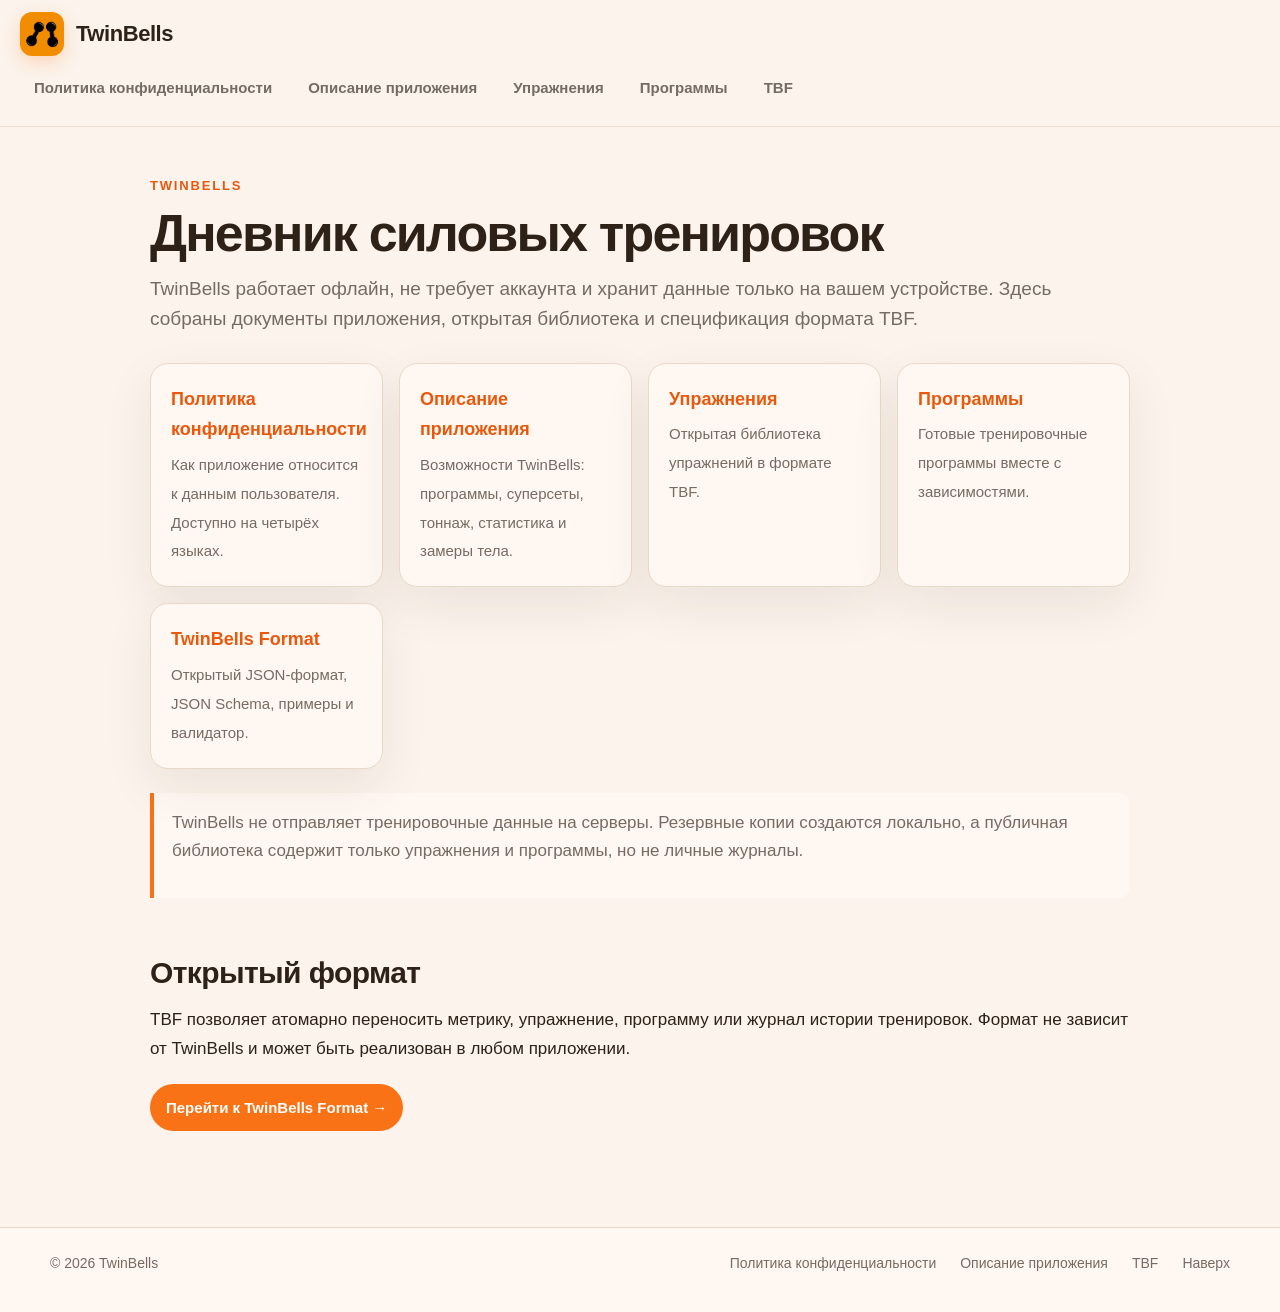
<file: index.html>
<!DOCTYPE html>
<html lang="ru">
<head>
  <meta charset="utf-8">
  <meta name="viewport" content="width=device-width, initial-scale=1">
  <meta name="description" content="TwinBells — офлайн-дневник силовых тренировок. Политика конфиденциальности, описание приложения и открытый формат TBF.">
  <title>TwinBells</title>
  <link rel="icon" href="images/icon_option_1.png">
  <link rel="stylesheet" href="assets/site.css">
</head>
<body>
  <header class="site-header">
    <div class="header-inner">
      <a class="brand" href="index.html">
        <img src="images/icon_option_1.png" alt="" width="44" height="44">
        <span>TwinBells</span>
      </a>
      <nav class="page-nav" aria-label="TwinBells">
        <a href="privacy.html">Политика конфиденциальности</a>
        <a href="description.html">Описание приложения</a>
        <a href="exercises.html">Упражнения</a>
        <a href="programs.html">Программы</a>
        <a href="tbf/index.html">TBF</a>
      </nav>
    </div>
  </header>

  <main class="page">
    <header class="page-header">
      <p class="eyebrow">TwinBells</p>
      <h1>Дневник силовых тренировок</h1>
      <p class="lead">TwinBells работает офлайн, не требует аккаунта и хранит данные только на вашем устройстве. Здесь собраны документы приложения, открытая библиотека и спецификация формата TBF.</p>
    </header>

    <div class="section-grid">
      <a class="section-card" href="privacy.html">
        <strong>Политика конфиденциальности</strong>
        <span>Как приложение относится к данным пользователя. Доступно на четырёх языках.</span>
      </a>
      <a class="section-card" href="description.html">
        <strong>Описание приложения</strong>
        <span>Возможности TwinBells: программы, суперсеты, тоннаж, статистика и замеры тела.</span>
      </a>
      <a class="section-card" href="exercises.html">
        <strong>Упражнения</strong>
        <span>Открытая библиотека упражнений в формате TBF.</span>
      </a>
      <a class="section-card" href="programs.html">
        <strong>Программы</strong>
        <span>Готовые тренировочные программы вместе с зависимостями.</span>
      </a>
      <a class="section-card" href="tbf/index.html">
        <strong>TwinBells Format</strong>
        <span>Открытый JSON-формат, JSON Schema, примеры и валидатор.</span>
      </a>
    </div>

    <div class="note">
      <p>TwinBells не отправляет тренировочные данные на серверы. Резервные копии создаются локально, а публичная библиотека содержит только упражнения и программы, но не личные журналы.</p>
    </div>

    <h2>Открытый формат</h2>
    <p>TBF позволяет атомарно переносить метрику, упражнение, программу или журнал истории тренировок. Формат не зависит от TwinBells и может быть реализован в любом приложении.</p>
    <p><a class="description-link" href="tbf/index.html">Перейти к TwinBells Format →</a></p>
  </main>

  <footer class="site-footer">
    <div class="container footer-inner">
      <span>© <span data-current-year>2026</span> TwinBells</span>
      <span class="spacer"></span>
      <a href="privacy.html">Политика конфиденциальности</a>
      <a href="description.html">Описание приложения</a>
      <a href="tbf/index.html">TBF</a>
      <button class="linklike" type="button" data-scroll-top>Наверх</button>
    </div>
  </footer>

  <script src="assets/site.js"></script>
</body>
</html>
</file>
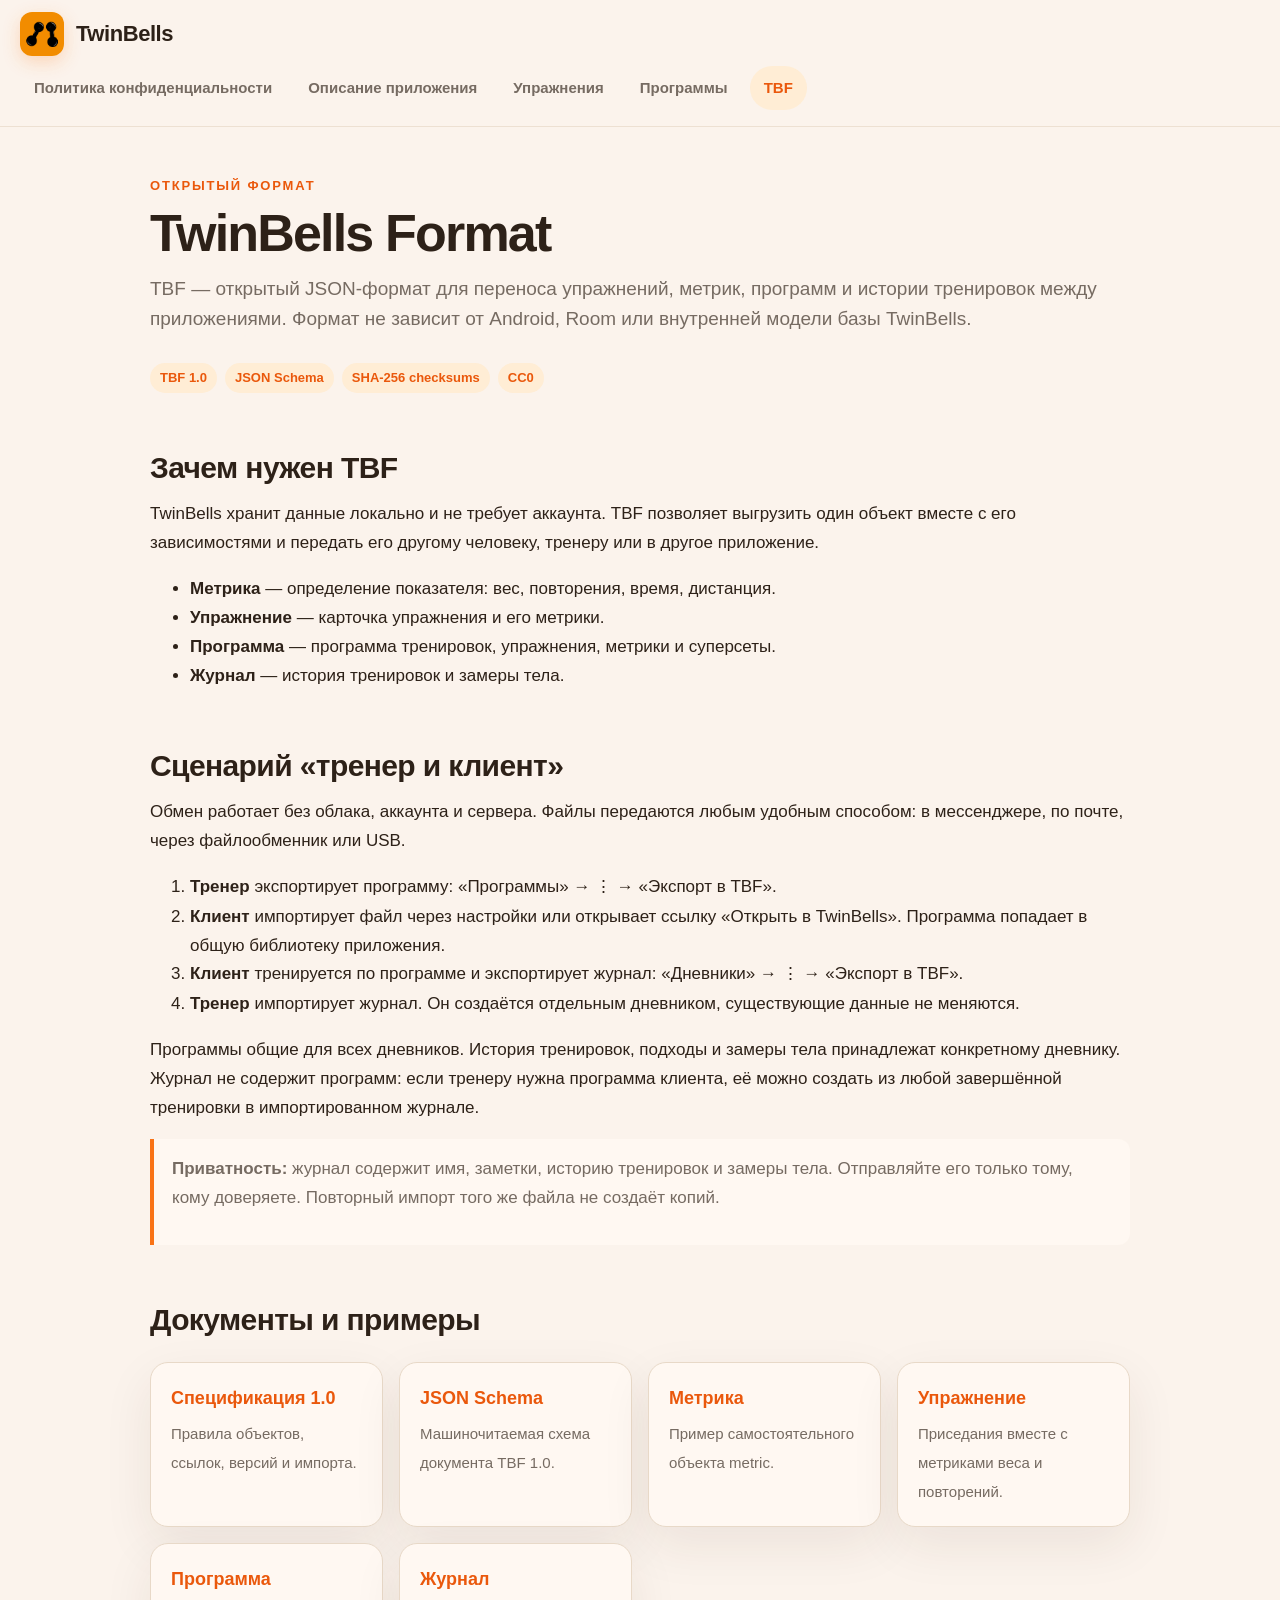
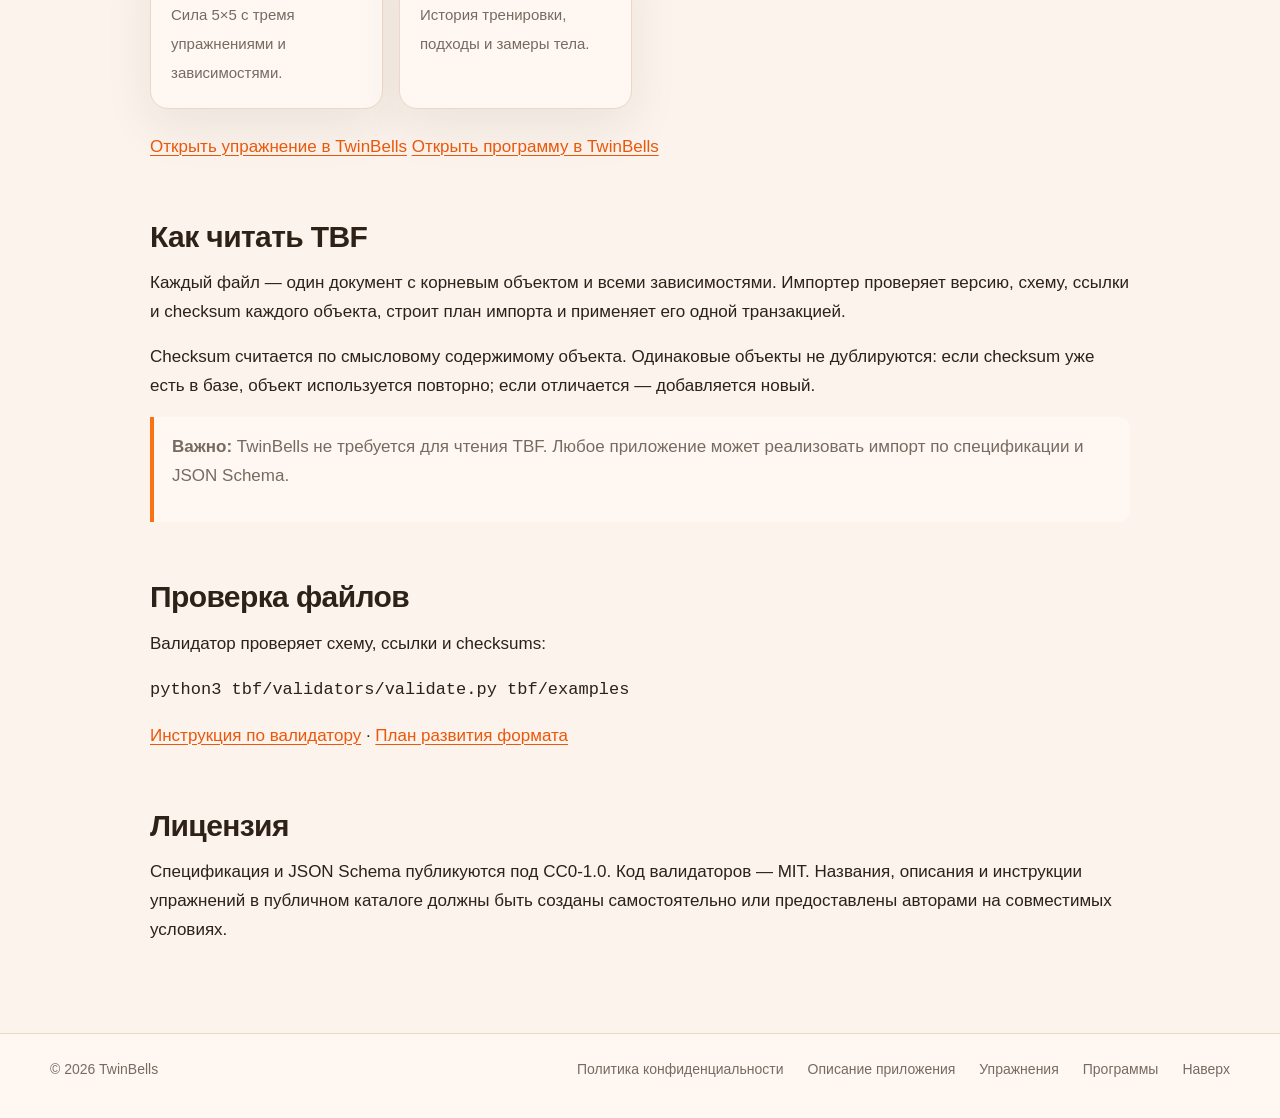
<file: tbf/index.html>
<!DOCTYPE html>
<html lang="ru">
<head>
  <meta charset="utf-8">
  <meta name="viewport" content="width=device-width, initial-scale=1">
  <meta name="description" content="TwinBells Format (TBF) — открытый JSON-формат для переноса упражнений, метрик, программ и истории тренировок.">
  <title>TwinBells Format — TwinBells</title>
  <link rel="icon" href="../images/icon_option_1.png">
  <link rel="stylesheet" href="../assets/site.css">
</head>
<body>
  <header class="site-header">
    <div class="header-inner">
      <a class="brand" href="../index.html">
        <img src="../images/icon_option_1.png" alt="" width="44" height="44">
        <span>TwinBells</span>
      </a>
      <nav class="page-nav" aria-label="TwinBells">
        <a href="../privacy.html">Политика конфиденциальности</a>
        <a href="../description.html">Описание приложения</a>
        <a href="../exercises.html">Упражнения</a>
        <a href="../programs.html">Программы</a>
        <a href="index.html" aria-current="page">TBF</a>
      </nav>
    </div>
  </header>

  <main class="page">
    <header class="page-header">
      <p class="eyebrow">Открытый формат</p>
      <h1>TwinBells Format</h1>
      <p class="lead">TBF — открытый JSON-формат для переноса упражнений, метрик, программ и истории тренировок между приложениями. Формат не зависит от Android, Room или внутренней модели базы TwinBells.</p>
    </header>

    <div class="chip-row">
      <span class="chip">TBF 1.0</span>
      <span class="chip">JSON Schema</span>
      <span class="chip">SHA-256 checksums</span>
      <span class="chip">CC0</span>
    </div>

    <h2>Зачем нужен TBF</h2>
    <p>TwinBells хранит данные локально и не требует аккаунта. TBF позволяет выгрузить один объект вместе с его зависимостями и передать его другому человеку, тренеру или в другое приложение.</p>
    <ul>
      <li><strong>Метрика</strong> — определение показателя: вес, повторения, время, дистанция.</li>
      <li><strong>Упражнение</strong> — карточка упражнения и его метрики.</li>
      <li><strong>Программа</strong> — программа тренировок, упражнения, метрики и суперсеты.</li>
      <li><strong>Журнал</strong> — история тренировок и замеры тела.</li>
    </ul>

    <h2>Сценарий «тренер и клиент»</h2>
    <p>Обмен работает без облака, аккаунта и сервера. Файлы передаются любым удобным способом: в мессенджере, по почте, через файлообменник или USB.</p>
    <ol>
      <li><strong>Тренер</strong> экспортирует программу: «Программы» → <code>⋮</code> → «Экспорт в TBF».</li>
      <li><strong>Клиент</strong> импортирует файл через настройки или открывает ссылку «Открыть в TwinBells». Программа попадает в общую библиотеку приложения.</li>
      <li><strong>Клиент</strong> тренируется по программе и экспортирует журнал: «Дневники» → <code>⋮</code> → «Экспорт в TBF».</li>
      <li><strong>Тренер</strong> импортирует журнал. Он создаётся отдельным дневником, существующие данные не меняются.</li>
    </ol>
    <p>Программы общие для всех дневников. История тренировок, подходы и замеры тела принадлежат конкретному дневнику. Журнал не содержит программ: если тренеру нужна программа клиента, её можно создать из любой завершённой тренировки в импортированном журнале.</p>
    <div class="note">
      <p><strong>Приватность:</strong> журнал содержит имя, заметки, историю тренировок и замеры тела. Отправляйте его только тому, кому доверяете. Повторный импорт того же файла не создаёт копий.</p>
    </div>

    <h2>Документы и примеры</h2>
    <div class="section-grid">
      <a class="section-card" href="spec/1.0/README.md">
        <strong>Спецификация 1.0</strong>
        <span>Правила объектов, ссылок, версий и импорта.</span>
      </a>
      <a class="section-card" href="schema/1.0/document.schema.json">
        <strong>JSON Schema</strong>
        <span>Машиночитаемая схема документа TBF 1.0.</span>
      </a>
      <a class="section-card" href="examples/metric-weight.json">
        <strong>Метрика</strong>
        <span>Пример самостоятельного объекта metric.</span>
      </a>
      <a class="section-card" href="examples/exercise-squat.json">
        <strong>Упражнение</strong>
        <span>Приседания вместе с метриками веса и повторений.</span>
      </a>
      <a class="section-card" href="examples/program-strength-5x5.json">
        <strong>Программа</strong>
        <span>Сила 5×5 с тремя упражнениями и зависимостями.</span>
      </a>
      <a class="section-card" href="examples/journal-minimal.json">
        <strong>Журнал</strong>
        <span>История тренировки, подходы и замеры тела.</span>
      </a>
    </div>

    <div class="catalog-links">
      <a href="examples/exercise-squat.json" data-tbf-open="examples/exercise-squat.json">Открыть упражнение в TwinBells</a>
      <a href="examples/program-strength-5x5.json" data-tbf-open="examples/program-strength-5x5.json">Открыть программу в TwinBells</a>
    </div>

    <h2>Как читать TBF</h2>
    <p>Каждый файл — один документ с корневым объектом и всеми зависимостями. Импортер проверяет версию, схему, ссылки и checksum каждого объекта, строит план импорта и применяет его одной транзакцией.</p>
    <p>Checksum считается по смысловому содержимому объекта. Одинаковые объекты не дублируются: если checksum уже есть в базе, объект используется повторно; если отличается — добавляется новый.</p>

    <div class="note">
      <p><strong>Важно:</strong> TwinBells не требуется для чтения TBF. Любое приложение может реализовать импорт по спецификации и JSON Schema.</p>
    </div>

    <h2>Проверка файлов</h2>
    <p>Валидатор проверяет схему, ссылки и checksums:</p>
    <pre><code>python3 tbf/validators/validate.py tbf/examples</code></pre>
    <p><a href="validators/README.md">Инструкция по валидатору</a> · <a href="../TBF_PLAN.md">План развития формата</a></p>

    <h2>Лицензия</h2>
    <p>Спецификация и JSON Schema публикуются под CC0-1.0. Код валидаторов — MIT. Названия, описания и инструкции упражнений в публичном каталоге должны быть созданы самостоятельно или предоставлены авторами на совместимых условиях.</p>
  </main>

  <footer class="site-footer">
    <div class="container footer-inner">
      <span>© <span data-current-year>2026</span> TwinBells</span>
      <span class="spacer"></span>
      <a href="../privacy.html">Политика конфиденциальности</a>
      <a href="../description.html">Описание приложения</a>
      <a href="../exercises.html">Упражнения</a>
      <a href="../programs.html">Программы</a>
      <button class="linklike" type="button" data-scroll-top>Наверх</button>
    </div>
  </footer>

  <script src="../assets/site.js"></script>
</body>
</html>
</file>
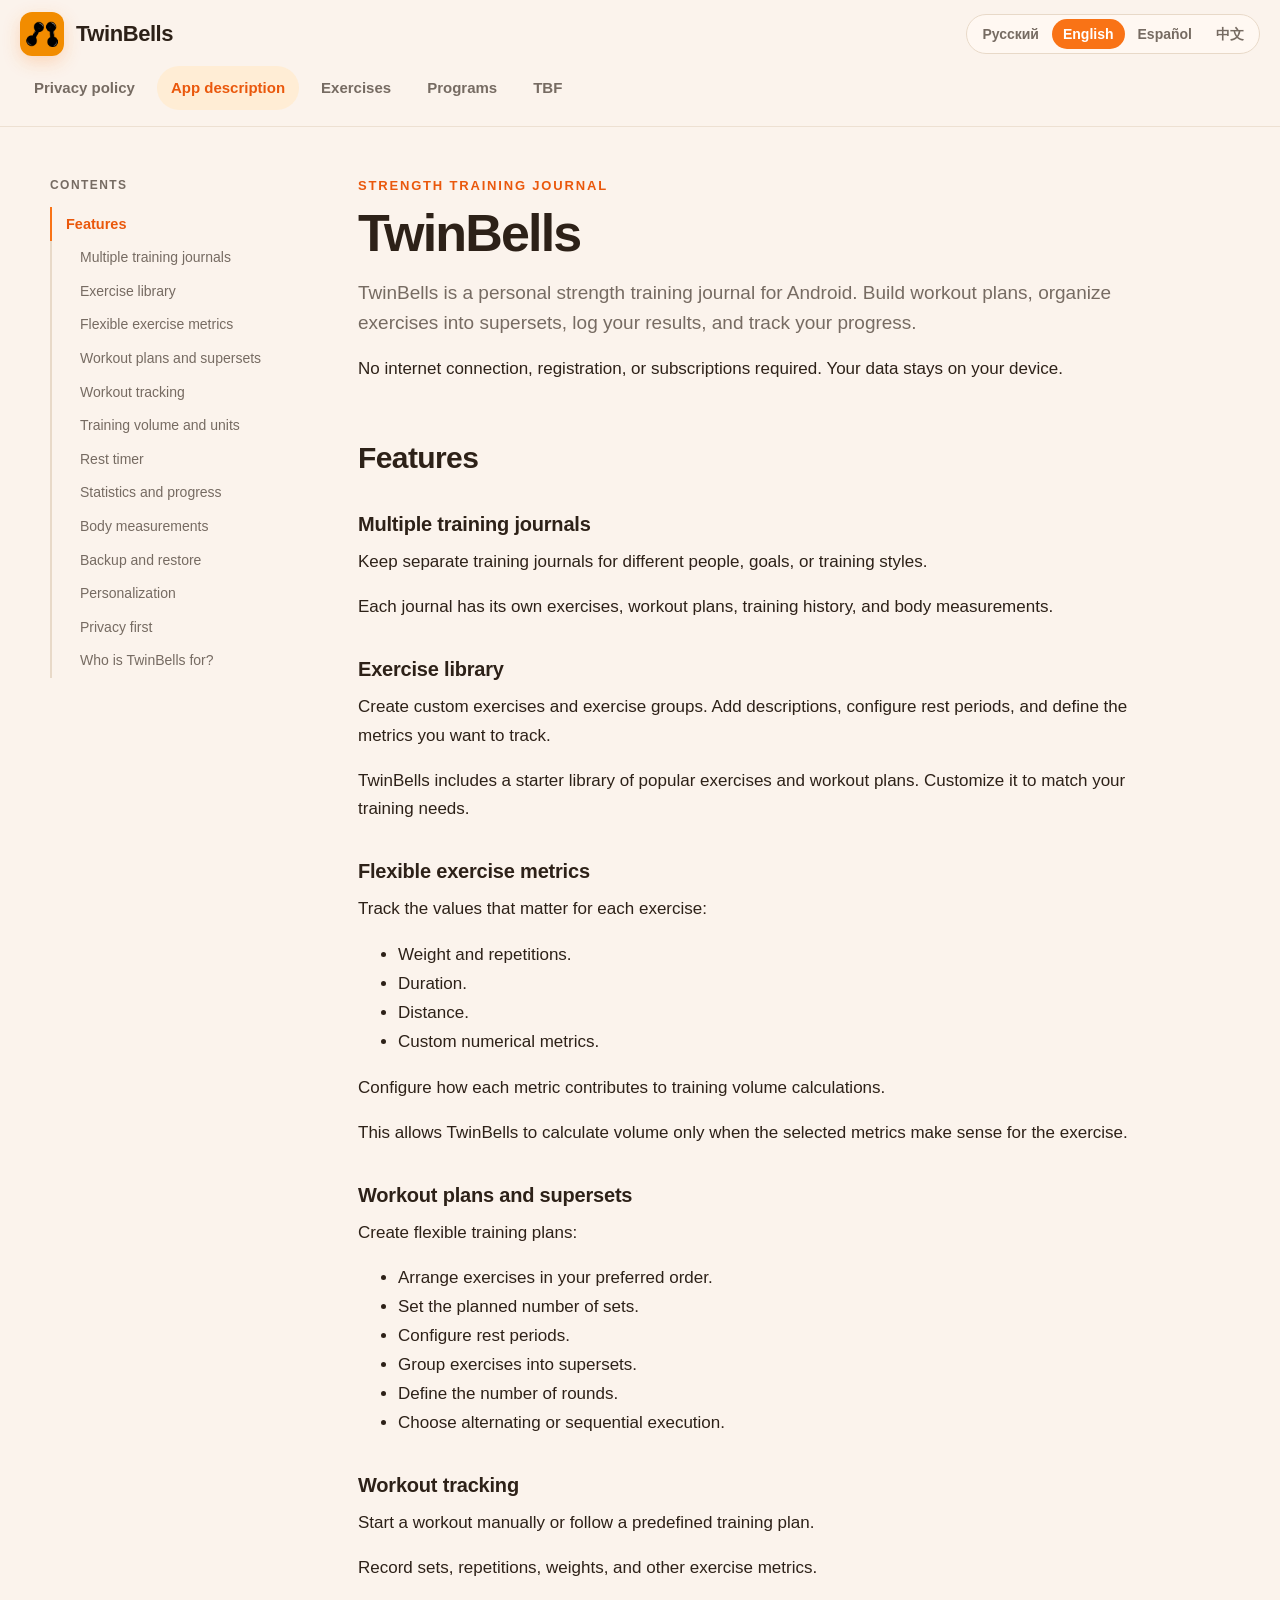
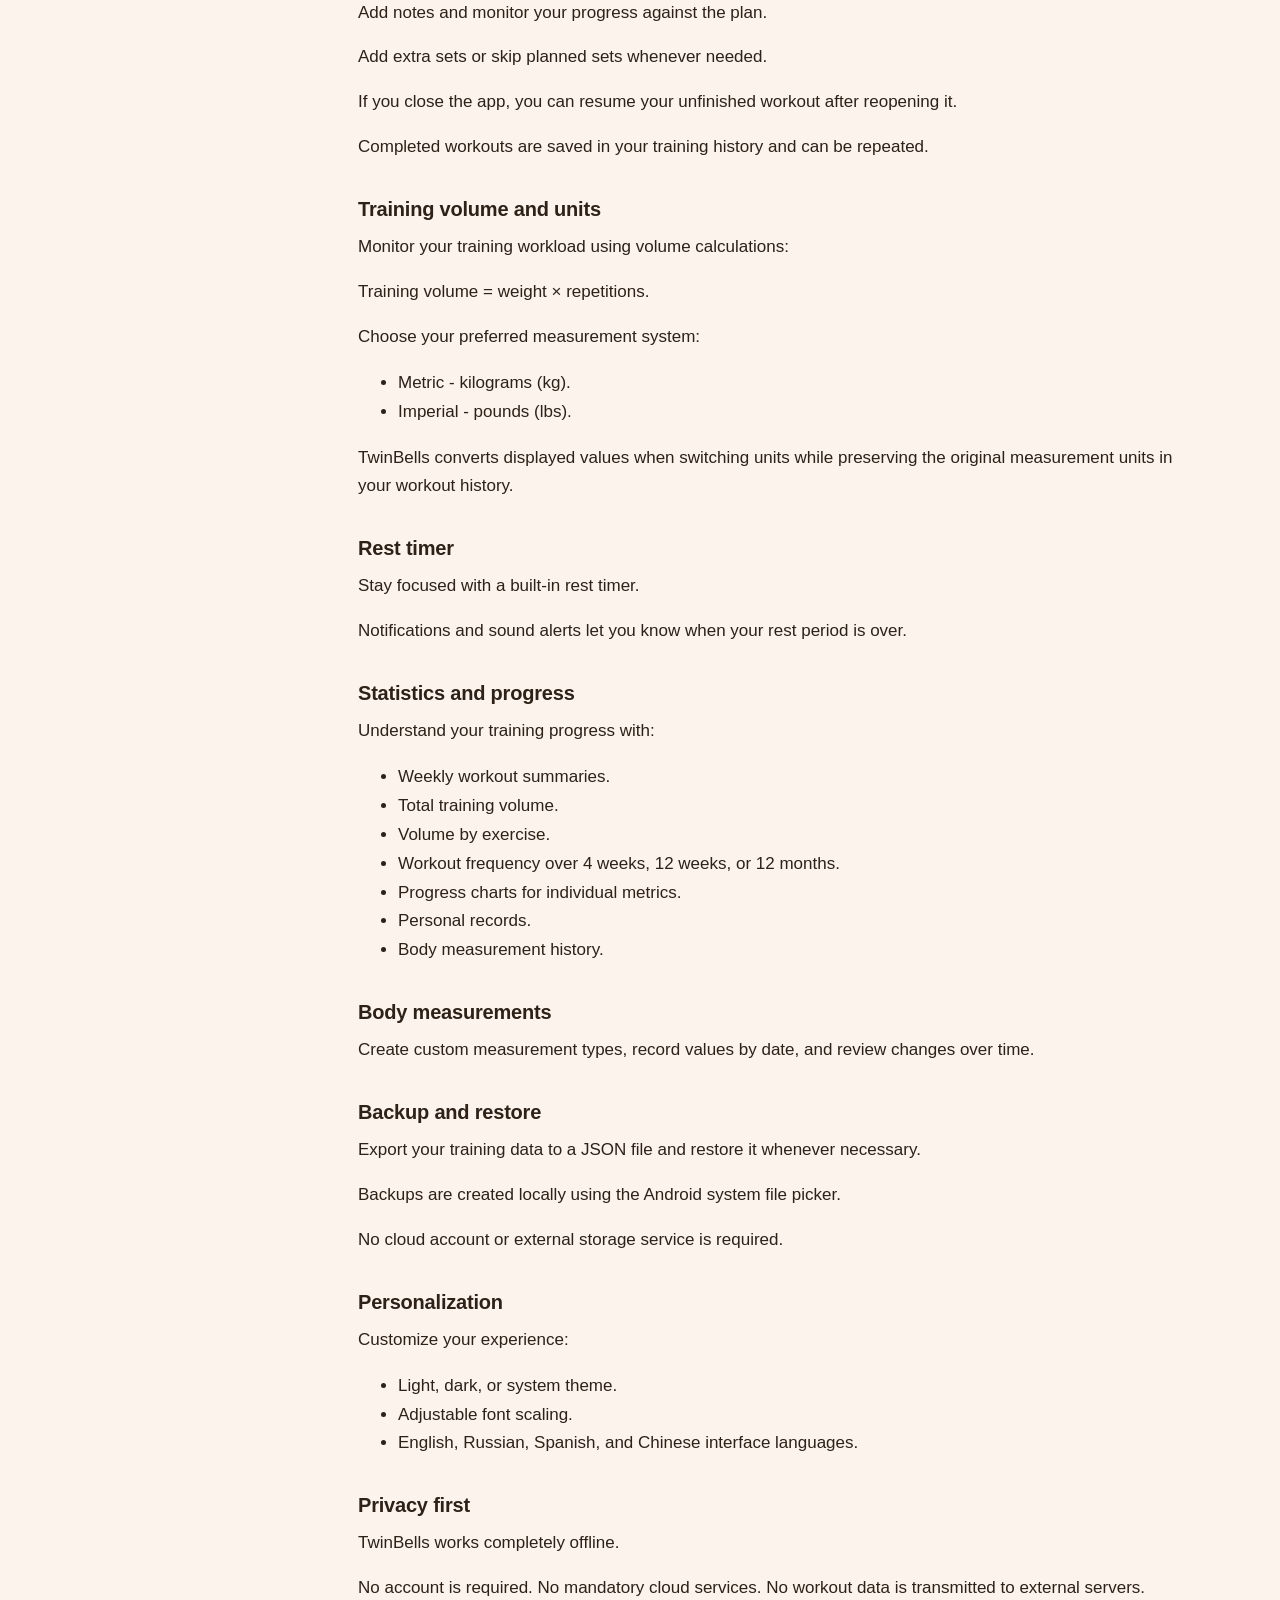
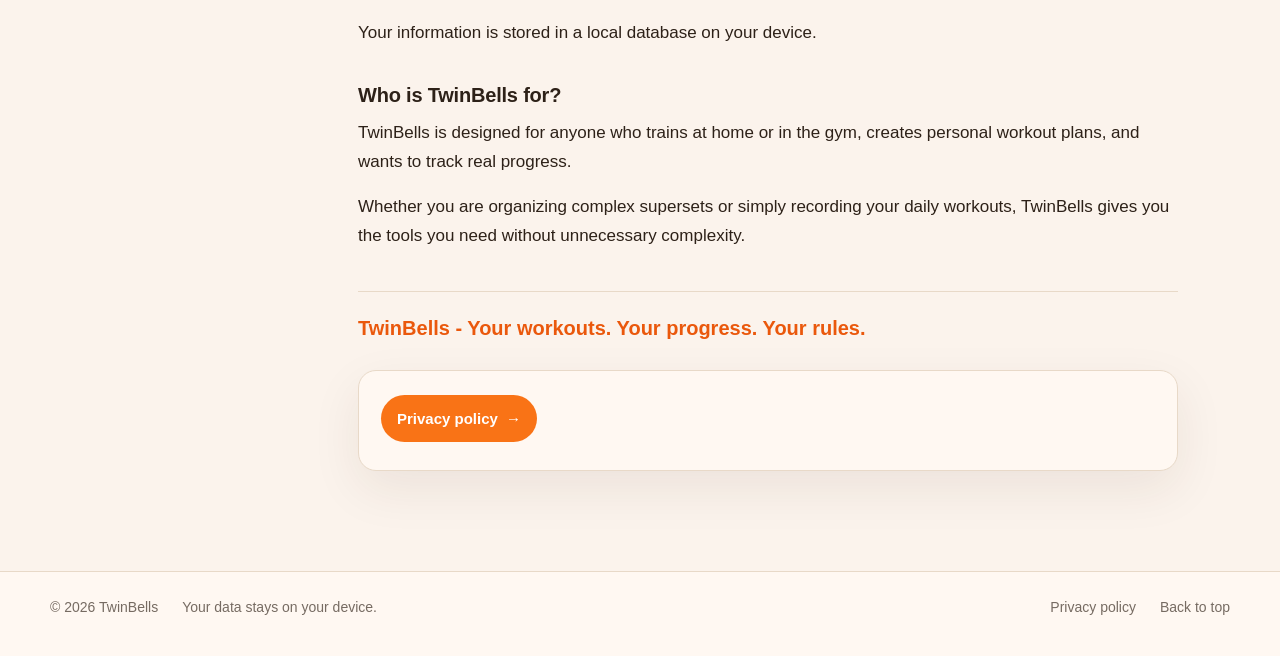
<file: description.html>
<!DOCTYPE html>
<html lang="ru">
<head>
  <meta charset="utf-8">
  <meta name="viewport" content="width=device-width, initial-scale=1">
  <meta name="description" content="TwinBells - офлайн-дневник силовых тренировок: программы, суперсеты, тоннаж, статистика и замеры тела.">
  <title>Описание приложения - TwinBells</title>
  <link rel="icon" href="images/icon_option_1.png">
  <link rel="stylesheet" href="assets/site.css">
</head>
<body data-page="description">
  <a class="skip-link" href="#content" data-ui="skip">К содержанию</a>

  <header class="site-header">
    <div class="header-inner">
      <a class="brand" href="index.html">
        <img src="images/icon_option_1.png" alt="" width="44" height="44">
        <span>TwinBells</span>
      </a>

      <nav class="page-nav" aria-label="TwinBells">
        <a href="privacy.html" data-page-link="privacy" data-ui="privacy">Политика конфиденциальности</a>
        <a href="description.html" data-page-link="description" data-ui="description" aria-current="page">Описание приложения</a>
        <a href="exercises.html" data-ui="exercises">Упражнения</a>
        <a href="programs.html" data-ui="programs">Программы</a>
        <a href="tbf/index.html" data-ui="tbf">TBF</a>
      </nav>

      <div class="lang-switch" role="group" aria-label="Language">
        <button class="lang-btn" type="button" data-lang="ru" aria-pressed="false">Русский</button>
        <button class="lang-btn" type="button" data-lang="en" aria-pressed="false">English</button>
        <button class="lang-btn" type="button" data-lang="es" aria-pressed="false">Español</button>
        <button class="lang-btn" type="button" data-lang="cn" aria-pressed="false">中文</button>
      </div>
    </div>
  </header>

  <main id="content" class="layout container">
    <aside class="sidebar">
      <p class="toc-title" data-ui="toc">Содержание</p>
      <nav id="toc-desktop" class="toc" aria-label="Contents"></nav>
    </aside>

    <div class="content">
      <details id="toc-mobile-details" class="toc-mobile">
        <summary data-ui="toc">Содержание</summary>
        <nav id="toc-mobile" class="toc" aria-label="Contents"></nav>
      </details>

      <section class="lang-content" data-lang="ru" id="ru-top"
        data-title="Описание приложения - TwinBells"
        data-meta="TwinBells - офлайн-дневник силовых тренировок: программы, суперсеты, тоннаж, статистика и замеры тела.">
        <p class="eyebrow">Дневник силовых тренировок</p>
        <h1>TwinBells</h1>

        <p class="lead">TwinBells - персональный дневник силовых тренировок для Android. Создавайте программы, объединяйте упражнения в суперсеты, записывайте результаты и отслеживайте прогресс.</p>
        <p>Без интернета, регистрации и подписок. Все ваши данные остаются на устройстве.</p>

        <h2 id="ru-features">Возможности</h2>

        <h3 id="ru-journals">Дневники тренировок</h3>
        <p>Ведите несколько независимых дневников для разных людей, целей или направлений тренировок. В каждом дневнике - собственные упражнения, программы, история тренировок и замеры тела.</p>

        <h3 id="ru-library">Каталог упражнений</h3>
        <p>Создавайте собственные упражнения и группы, добавляйте описания, настраивайте время отдыха и показатели выполнения.</p>
        <p>В приложении уже есть стартовый каталог популярных упражнений и программ. Вы можете изменять и дополнять его под свои задачи.</p>

        <h3 id="ru-metrics">Гибкие метрики</h3>
        <p>Настраивайте показатели для каждого упражнения:</p>
        <ul>
          <li>Вес и количество повторений.</li>
          <li>Время выполнения.</li>
          <li>Дистанция.</li>
          <li>Собственные числовые показатели.</li>
        </ul>
        <p>Для каждой метрики можно определить её роль в расчёте нагрузки. Тоннаж рассчитывается только для упражнений, где это имеет смысл.</p>

        <h3 id="ru-plans">Программы и суперсеты</h3>
        <p>Создавайте тренировочные программы:</p>
        <ul>
          <li>Определяйте порядок упражнений.</li>
          <li>Указывайте плановое количество подходов.</li>
          <li>Настраивайте время отдыха.</li>
          <li>Объединяйте упражнения в суперсеты.</li>
          <li>Задавайте количество кругов.</li>
          <li>Выбирайте чередование или последовательное выполнение упражнений.</li>
        </ul>

        <h3 id="ru-tracking">Проведение тренировок</h3>
        <p>Начинайте тренировку самостоятельно или по готовой программе.</p>
        <p>Записывайте подходы, повторения, рабочие веса и другие показатели. Добавляйте заметки и отслеживайте выполнение плана.</p>
        <p>При необходимости добавляйте или пропускайте подходы.</p>
        <p>Если приложение закрыто, незавершённую тренировку можно продолжить после повторного запуска.</p>
        <p>Все завершённые тренировки сохраняются в истории. Любую тренировку можно повторить.</p>

        <h3 id="ru-volume">Тоннаж и единицы измерения</h3>
        <p>Контролируйте тренировочный объём с помощью расчёта тоннажа: рабочий вес × количество повторений.</p>
        <p>Выбирайте удобную систему единиц:</p>
        <ul>
          <li>Метрическая - килограммы (кг).</li>
          <li>Имперская - фунты (lbs).</li>
        </ul>
        <p>Приложение пересчитывает значения при переключении системы измерения, сохраняя исходные единицы в истории.</p>

        <h3 id="ru-rest">Таймер отдыха</h3>
        <p>Встроенный таймер помогает контролировать паузы между подходами.</p>
        <p>Уведомление и звуковой сигнал сообщат об окончании отдыха.</p>

        <h3 id="ru-stats">Статистика и прогресс</h3>
        <p>Анализируйте свои достижения:</p>
        <ul>
          <li>Сводка тренировок за неделю.</li>
          <li>Общий тренировочный тоннаж.</li>
          <li>Нагрузка по отдельным упражнениям.</li>
          <li>Частота тренировок за 4 недели, 12 недель и 12 месяцев.</li>
          <li>Динамика выбранных показателей.</li>
          <li>Личные рекорды.</li>
          <li>История замеров тела.</li>
        </ul>

        <h3 id="ru-body">Замеры тела</h3>
        <p>Создавайте собственные типы измерений, записывайте результаты по датам и наблюдайте за изменениями.</p>

        <h3 id="ru-backup">Резервное копирование</h3>
        <p>Экспортируйте данные приложения в JSON-файл и восстанавливайте их при необходимости.</p>
        <p>Резервные копии создаются локально через системный выбор файла. Облачные сервисы не требуются.</p>

        <h3 id="ru-personalization">Персонализация</h3>
        <p>Настраивайте приложение под себя:</p>
        <ul>
          <li>Светлая, тёмная или системная тема.</li>
          <li>Масштаб шрифта.</li>
          <li>Русский, английский, испанский и китайский языки интерфейса.</li>
        </ul>

        <h3 id="ru-privacy">Приватность</h3>
        <p>TwinBells работает без подключения к интернету.</p>
        <p>Приложение не требует создания аккаунта, не использует обязательные облачные сервисы и не отправляет тренировочные данные на серверы.</p>
        <p>Вся информация хранится в локальной базе данных на вашем устройстве.</p>

        <h3 id="ru-who">Для кого TwinBells?</h3>
        <p>Для тех, кто тренируется дома или в спортивном зале, самостоятельно составляет программы и хочет контролировать результаты.</p>
        <p>Для тех, кому важны история тренировок, объективные показатели прогресса и свобода от подписок и лишних сервисов.</p>

        <p class="tagline">TwinBells - ваши тренировки, ваши результаты, ваши правила.</p>

        <div class="card">
          <p><a class="description-link" href="privacy.html" data-page-link="privacy"><span data-ui="privacy">Политика конфиденциальности</span> →</a></p>
        </div>
      </section>

      <section class="lang-content" data-lang="en" id="en-top" hidden
        data-title="App description - TwinBells"
        data-meta="TwinBells is an offline strength training journal with workout plans, supersets, volume tracking, statistics, and body measurements.">
        <p class="eyebrow">Strength training journal</p>
        <h1>TwinBells</h1>

        <p class="lead">TwinBells is a personal strength training journal for Android. Build workout plans, organize exercises into supersets, log your results, and track your progress.</p>
        <p>No internet connection, registration, or subscriptions required. Your data stays on your device.</p>

        <h2 id="en-features">Features</h2>

        <h3 id="en-journals">Multiple training journals</h3>
        <p>Keep separate training journals for different people, goals, or training styles.</p>
        <p>Each journal has its own exercises, workout plans, training history, and body measurements.</p>

        <h3 id="en-library">Exercise library</h3>
        <p>Create custom exercises and exercise groups. Add descriptions, configure rest periods, and define the metrics you want to track.</p>
        <p>TwinBells includes a starter library of popular exercises and workout plans. Customize it to match your training needs.</p>

        <h3 id="en-metrics">Flexible exercise metrics</h3>
        <p>Track the values that matter for each exercise:</p>
        <ul>
          <li>Weight and repetitions.</li>
          <li>Duration.</li>
          <li>Distance.</li>
          <li>Custom numerical metrics.</li>
        </ul>
        <p>Configure how each metric contributes to training volume calculations.</p>
        <p>This allows TwinBells to calculate volume only when the selected metrics make sense for the exercise.</p>

        <h3 id="en-plans">Workout plans and supersets</h3>
        <p>Create flexible training plans:</p>
        <ul>
          <li>Arrange exercises in your preferred order.</li>
          <li>Set the planned number of sets.</li>
          <li>Configure rest periods.</li>
          <li>Group exercises into supersets.</li>
          <li>Define the number of rounds.</li>
          <li>Choose alternating or sequential execution.</li>
        </ul>

        <h3 id="en-tracking">Workout tracking</h3>
        <p>Start a workout manually or follow a predefined training plan.</p>
        <p>Record sets, repetitions, weights, and other exercise metrics.</p>
        <p>Add notes and monitor your progress against the plan.</p>
        <p>Add extra sets or skip planned sets whenever needed.</p>
        <p>If you close the app, you can resume your unfinished workout after reopening it.</p>
        <p>Completed workouts are saved in your training history and can be repeated.</p>

        <h3 id="en-volume">Training volume and units</h3>
        <p>Monitor your training workload using volume calculations:</p>
        <p>Training volume = weight × repetitions.</p>
        <p>Choose your preferred measurement system:</p>
        <ul>
          <li>Metric - kilograms (kg).</li>
          <li>Imperial - pounds (lbs).</li>
        </ul>
        <p>TwinBells converts displayed values when switching units while preserving the original measurement units in your workout history.</p>

        <h3 id="en-rest">Rest timer</h3>
        <p>Stay focused with a built-in rest timer.</p>
        <p>Notifications and sound alerts let you know when your rest period is over.</p>

        <h3 id="en-stats">Statistics and progress</h3>
        <p>Understand your training progress with:</p>
        <ul>
          <li>Weekly workout summaries.</li>
          <li>Total training volume.</li>
          <li>Volume by exercise.</li>
          <li>Workout frequency over 4 weeks, 12 weeks, or 12 months.</li>
          <li>Progress charts for individual metrics.</li>
          <li>Personal records.</li>
          <li>Body measurement history.</li>
        </ul>

        <h3 id="en-body">Body measurements</h3>
        <p>Create custom measurement types, record values by date, and review changes over time.</p>

        <h3 id="en-backup">Backup and restore</h3>
        <p>Export your training data to a JSON file and restore it whenever necessary.</p>
        <p>Backups are created locally using the Android system file picker.</p>
        <p>No cloud account or external storage service is required.</p>

        <h3 id="en-personalization">Personalization</h3>
        <p>Customize your experience:</p>
        <ul>
          <li>Light, dark, or system theme.</li>
          <li>Adjustable font scaling.</li>
          <li>English, Russian, Spanish, and Chinese interface languages.</li>
        </ul>

        <h3 id="en-privacy">Privacy first</h3>
        <p>TwinBells works completely offline.</p>
        <p>No account is required. No mandatory cloud services. No workout data is transmitted to external servers.</p>
        <p>Your information is stored in a local database on your device.</p>

        <h3 id="en-who">Who is TwinBells for?</h3>
        <p>TwinBells is designed for anyone who trains at home or in the gym, creates personal workout plans, and wants to track real progress.</p>
        <p>Whether you are organizing complex supersets or simply recording your daily workouts, TwinBells gives you the tools you need without unnecessary complexity.</p>

        <p class="tagline">TwinBells - Your workouts. Your progress. Your rules.</p>

        <div class="card">
          <p><a class="description-link" href="privacy.html" data-page-link="privacy"><span data-ui="privacy">Privacy policy</span> →</a></p>
        </div>
      </section>

      <section class="lang-content" data-lang="es" id="es-top" hidden
        data-title="Descripción de la aplicación - TwinBells"
        data-meta="TwinBells es un diario de entrenamiento de fuerza sin conexión con rutinas, superseries, volumen, estadísticas y medidas corporales.">
        <p class="eyebrow">Diario de entrenamiento de fuerza</p>
        <h1>TwinBells</h1>

        <p class="lead">TwinBells es un diario personal de entrenamiento de fuerza para Android. Crea rutinas, organiza ejercicios en superseries, registra tus resultados y sigue tu progreso.</p>
        <p>Sin conexión a Internet, sin registro y sin suscripciones. Todos tus datos permanecen en tu dispositivo.</p>

        <h2 id="es-features">Funciones principales</h2>

        <h3 id="es-journals">Varios diarios de entrenamiento</h3>
        <p>Mantén diarios independientes para diferentes personas, objetivos o tipos de entrenamiento.</p>
        <p>Cada diario tiene sus propios ejercicios, rutinas, historial de entrenamientos y medidas corporales.</p>

        <h3 id="es-library">Catálogo de ejercicios</h3>
        <p>Crea ejercicios y grupos personalizados. Añade descripciones, configura los tiempos de descanso y define los indicadores que deseas registrar.</p>
        <p>TwinBells incluye un catálogo inicial de ejercicios y rutinas populares que puedes modificar y ampliar según tus necesidades.</p>

        <h3 id="es-metrics">Métricas personalizables</h3>
        <p>Registra diferentes indicadores para cada ejercicio:</p>
        <ul>
          <li>Peso utilizado.</li>
          <li>Número de repeticiones.</li>
          <li>Tiempo de ejecución.</li>
          <li>Distancia recorrida.</li>
          <li>Valores numéricos personalizados.</li>
        </ul>
        <p>Puedes definir cómo participa cada indicador en el cálculo del volumen de entrenamiento.</p>
        <p>De esta manera, el volumen se calcula únicamente cuando tiene sentido para el ejercicio.</p>

        <h3 id="es-plans">Rutinas y superseries</h3>
        <p>Diseña tus propios programas de entrenamiento:</p>
        <ul>
          <li>Organiza los ejercicios en el orden deseado.</li>
          <li>Establece el número previsto de series.</li>
          <li>Configura los descansos.</li>
          <li>Agrupa ejercicios en superseries.</li>
          <li>Define el número de rondas.</li>
          <li>Elige entre ejecución alternada o secuencial.</li>
        </ul>

        <h3 id="es-tracking">Registro de entrenamientos</h3>
        <p>Inicia un entrenamiento libre o sigue una rutina previamente creada.</p>
        <p>Registra series, repeticiones, pesos y otros indicadores.</p>
        <p>Añade notas y consulta el progreso de tu sesión.</p>
        <p>Puedes agregar series adicionales u omitir las previstas cuando sea necesario.</p>
        <p>Si cierras la aplicación, podrás continuar el entrenamiento pendiente al volver a abrirla.</p>
        <p>Todas las sesiones finalizadas se guardan en el historial y pueden repetirse.</p>

        <h3 id="es-volume">Volumen de entrenamiento y unidades</h3>
        <p>Controla tu carga de trabajo mediante el cálculo del volumen:</p>
        <p>Volumen = peso × repeticiones.</p>
        <p>Selecciona el sistema de unidades que prefieras:</p>
        <ul>
          <li>Métrico: kilogramos (kg).</li>
          <li>Imperial: libras (lbs).</li>
        </ul>
        <p>TwinBells convierte los valores al cambiar de sistema, mientras conserva las unidades originales de los registros históricos.</p>

        <h3 id="es-rest">Temporizador de descanso</h3>
        <p>Utiliza el temporizador integrado para controlar los descansos entre series.</p>
        <p>Recibe notificaciones y avisos sonoros cuando termine el tiempo de descanso.</p>

        <h3 id="es-stats">Estadísticas y progreso</h3>
        <p>Analiza tu evolución con:</p>
        <ul>
          <li>Resúmenes semanales de entrenamiento.</li>
          <li>Volumen total de entrenamiento.</li>
          <li>Carga de trabajo por ejercicio.</li>
          <li>Frecuencia de entrenamiento durante 4 semanas, 12 semanas o 12 meses.</li>
          <li>Evolución de métricas individuales.</li>
          <li>Récords personales.</li>
          <li>Historial de medidas corporales.</li>
        </ul>

        <h3 id="es-body">Medidas corporales</h3>
        <p>Crea tus propios tipos de mediciones corporales.</p>
        <p>Registra valores por fecha y consulta su evolución a lo largo del tiempo.</p>

        <h3 id="es-backup">Copias de seguridad</h3>
        <p>Exporta todos tus datos a un archivo JSON y restáuralos cuando lo necesites.</p>
        <p>Las copias de seguridad se crean localmente mediante el selector de archivos de Android.</p>
        <p>No necesitas almacenamiento en la nube.</p>

        <h3 id="es-personalization">Personalización</h3>
        <p>Adapta la aplicación a tus preferencias:</p>
        <ul>
          <li>Tema claro, oscuro o automático.</li>
          <li>Tamaño de fuente ajustable.</li>
          <li>Interfaz en español, inglés, ruso y chino.</li>
        </ul>

        <h3 id="es-privacy">Privacidad</h3>
        <p>TwinBells funciona completamente sin conexión.</p>
        <p>No requiere crear una cuenta, no depende de servicios en la nube y no transmite tus datos de entrenamiento a servidores externos.</p>
        <p>Toda la información se almacena en una base de datos local en tu dispositivo.</p>

        <h3 id="es-who">¿Para quién es TwinBells?</h3>
        <p>TwinBells está diseñado para quienes entrenan en casa o en el gimnasio, crean sus propias rutinas y desean controlar sus resultados.</p>
        <p>Tanto si utilizas superseries complejas como si simplemente quieres registrar tus entrenamientos diarios, TwinBells te ofrece las herramientas necesarias sin complicaciones innecesarias.</p>

        <p class="tagline">TwinBells - Tus entrenamientos. Tu progreso. Tus reglas.</p>

        <div class="card">
          <p><a class="description-link" href="privacy.html" data-page-link="privacy"><span data-ui="privacy">Política de privacidad</span> →</a></p>
        </div>
      </section>

      <section class="lang-content" data-lang="cn" id="cn-top" hidden
        data-title="应用说明 - TwinBells"
        data-meta="TwinBells 是一款离线力量训练日志，支持训练计划、超级组、训练容量、统计和身体测量。">
        <p class="eyebrow">力量训练日志</p>
        <h1>TwinBells</h1>

        <p class="lead">TwinBells 是一款适用于 Android 的离线力量训练记录应用。您可以创建训练计划、组合超级组、记录每次训练的数据，并随时查看自己的进步。</p>
        <p>无需网络连接、注册账号或订阅服务。所有数据均保存在您的设备上。</p>

        <h2 id="cn-features">主要功能</h2>

        <h3 id="cn-journals">多个独立训练日志</h3>
        <p>您可以为不同的人、训练目标或训练方式创建独立的训练日志。</p>
        <p>每个日志都有自己的动作库、训练计划、训练历史和身体测量记录。</p>

        <h3 id="cn-library">自定义动作库</h3>
        <p>创建和管理自己的训练动作及动作分类。</p>
        <p>您可以添加动作说明、设置组间休息时间，并选择需要记录的训练指标。</p>
        <p>应用内置常见训练动作和训练计划，您可以根据自己的需要自由修改和扩展。</p>

        <h3 id="cn-metrics">灵活的训练指标</h3>
        <p>为每个动作设置不同的记录指标：</p>
        <ul>
          <li>训练重量。</li>
          <li>重复次数。</li>
          <li>训练时间。</li>
          <li>运动距离。</li>
          <li>自定义数值指标。</li>
        </ul>
        <p>您可以指定每个指标在训练容量计算中的作用，例如重量、重复次数或不参与计算。</p>
        <p>这样可以确保仅在适合的情况下计算训练容量。</p>

        <h3 id="cn-plans">训练计划与超级组</h3>
        <p>自由制定训练计划：</p>
        <ul>
          <li>安排动作顺序。</li>
          <li>设置计划组数。</li>
          <li>配置组间休息时间。</li>
          <li>将多个动作组合成超级组。</li>
          <li>设置超级组循环次数。</li>
          <li>选择交替执行或顺序执行模式。</li>
        </ul>

        <h3 id="cn-tracking">训练记录</h3>
        <p>您可以直接开始训练，也可以按照预先制定的计划进行训练。</p>
        <p>记录每组的重量、次数以及其他训练指标。</p>
        <p>添加训练备注，并实时查看计划完成情况。</p>
        <p>根据实际需要增加额外组数或跳过计划组。</p>
        <p>即使关闭应用，重新打开后也可以继续尚未完成的训练。</p>
        <p>已完成的训练会自动保存到历史记录中，并支持重复之前的训练。</p>

        <h3 id="cn-volume">训练容量与单位</h3>
        <p>通过训练容量了解自己的训练负荷。</p>
        <p>训练容量 = 重量 × 重复次数。</p>
        <p>支持两种单位系统：</p>
        <ul>
          <li>公制：千克（kg）。</li>
          <li>英制：磅（lbs）。</li>
        </ul>
        <p>切换单位时，应用会自动换算显示数值，同时保留历史记录中的原始单位。</p>

        <h3 id="cn-rest">组间休息计时器</h3>
        <p>使用内置计时器管理组间休息时间。</p>
        <p>休息结束时，应用会通过通知和声音提醒您。</p>

        <h3 id="cn-stats">训练统计与进步分析</h3>
        <p>通过统计功能了解训练情况：</p>
        <ul>
          <li>每周训练概览。</li>
          <li>总训练容量。</li>
          <li>各动作的训练负荷。</li>
          <li>最近 4 周、12 周或 12 个月的训练频率。</li>
          <li>自定义指标的变化趋势。</li>
          <li>个人最佳记录。</li>
          <li>身体测量历史。</li>
        </ul>

        <h3 id="cn-body">身体测量</h3>
        <p>创建自定义身体测量项目。</p>
        <p>按日期记录测量结果，查看身体指标随时间的变化。</p>

        <h3 id="cn-backup">数据备份与恢复</h3>
        <p>将所有训练数据导出为 JSON 文件，并可在需要时恢复。</p>
        <p>通过 Android 系统文件选择器在本地创建备份，无需云存储服务。</p>

        <h3 id="cn-personalization">个性化设置</h3>
        <p>根据个人习惯调整应用：</p>
        <ul>
          <li>浅色、深色或跟随系统主题。</li>
          <li>自定义字体缩放比例。</li>
          <li>支持中文、英语、俄语和西班牙语界面。</li>
        </ul>

        <h3 id="cn-privacy">隐私保护</h3>
        <p>TwinBells 可以完全离线运行。</p>
        <p>无需注册账号，不依赖云端服务，也不会将训练数据发送到外部服务器。</p>
        <p>所有信息均保存在设备的本地数据库中。</p>

        <h3 id="cn-who">适合哪些用户？</h3>
        <p>TwinBells 适合在健身房或家中进行力量训练、制定个人训练计划，并希望长期追踪训练成果的用户。</p>
        <p>无论您是需要管理复杂的超级组，还是只想简单记录每天的训练，TwinBells 都能提供实用、清晰的工具。</p>

        <p class="tagline">TwinBells - 您的训练，您的进步，由您掌控。</p>

        <div class="card">
          <p><a class="description-link" href="privacy.html" data-page-link="privacy"><span data-ui="privacy">隐私政策</span> →</a></p>
        </div>
      </section>
    </div>
  </main>

  <footer class="site-footer">
    <div class="container footer-inner">
      <span>© <span data-current-year>2026</span> TwinBells</span>
      <span data-ui="footerNote">Данные остаются на устройстве.</span>
      <span class="spacer"></span>
      <a href="privacy.html" data-page-link="privacy" data-ui="privacy">Политика конфиденциальности</a>
      <button class="linklike" type="button" data-scroll-top data-ui="backToTop">Наверх</button>
    </div>
  </footer>

  <script src="assets/site.js"></script>
</body>
</html>
</file>
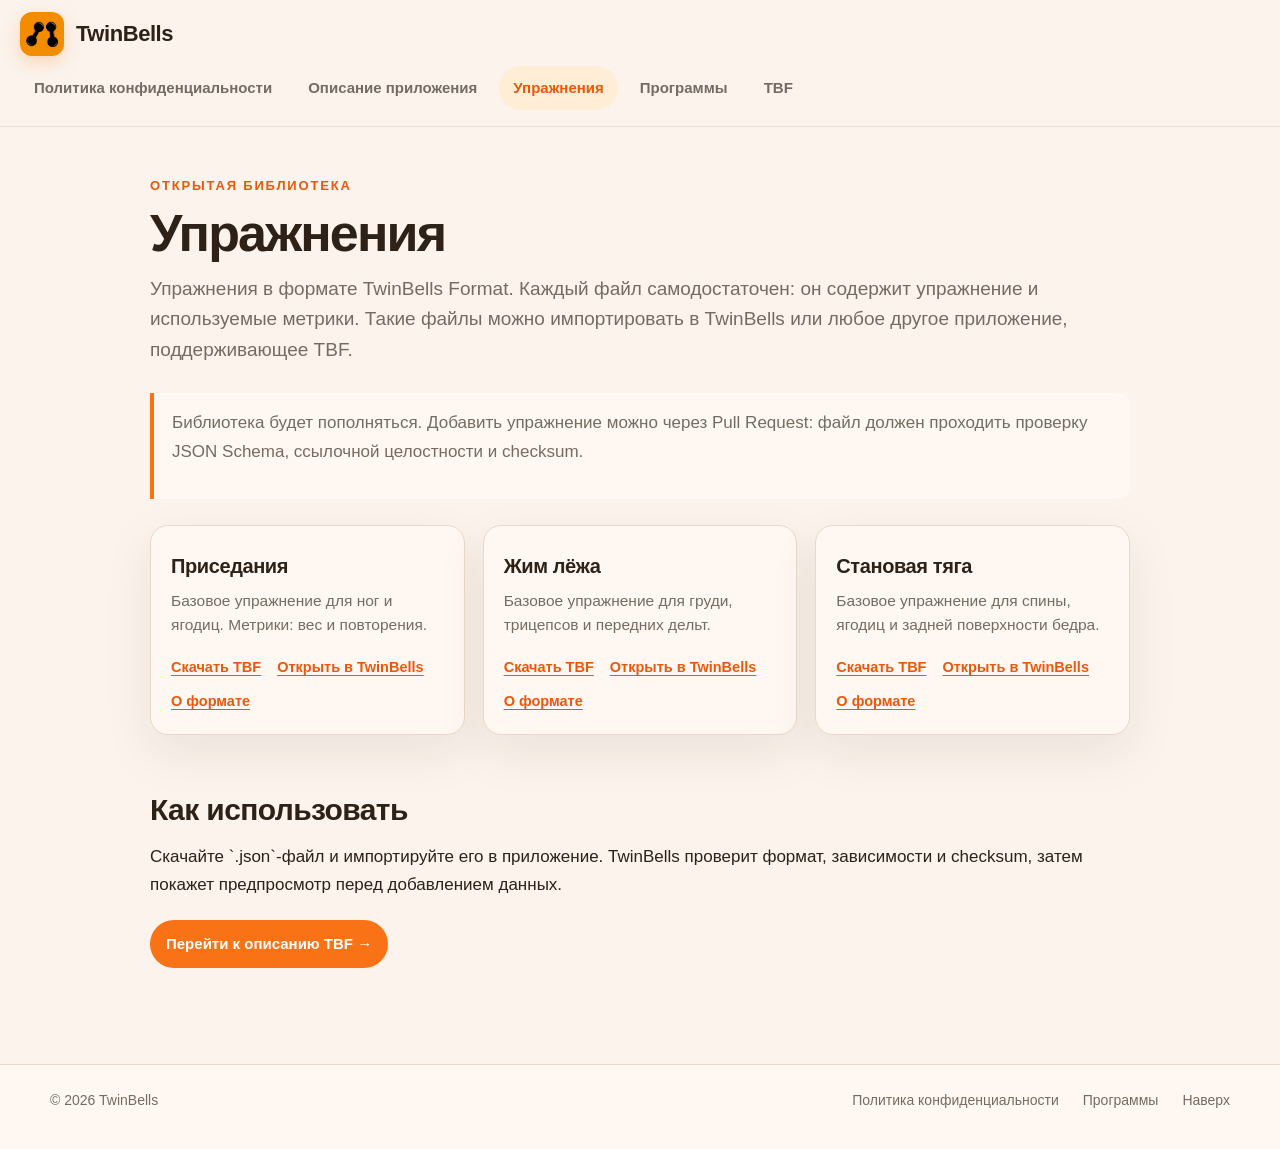
<file: exercises.html>
<!DOCTYPE html>
<html lang="ru">
<head>
  <meta charset="utf-8">
  <meta name="viewport" content="width=device-width, initial-scale=1">
  <meta name="description" content="Каталог упражнений TwinBells в открытом формате TBF: приседания, жим лёжа, становая тяга.">
  <title>Упражнения — TwinBells</title>
  <link rel="icon" href="images/icon_option_1.png">
  <link rel="stylesheet" href="assets/site.css">
</head>
<body>
  <header class="site-header">
    <div class="header-inner">
      <a class="brand" href="index.html">
        <img src="images/icon_option_1.png" alt="" width="44" height="44">
        <span>TwinBells</span>
      </a>
      <nav class="page-nav" aria-label="TwinBells">
        <a href="privacy.html">Политика конфиденциальности</a>
        <a href="description.html">Описание приложения</a>
        <a href="exercises.html" aria-current="page">Упражнения</a>
        <a href="programs.html">Программы</a>
        <a href="tbf/index.html">TBF</a>
      </nav>
    </div>
  </header>

  <main class="page">
    <header class="page-header">
      <p class="eyebrow">Открытая библиотека</p>
      <h1>Упражнения</h1>
      <p class="lead">Упражнения в формате TwinBells Format. Каждый файл самодостаточен: он содержит упражнение и используемые метрики. Такие файлы можно импортировать в TwinBells или любое другое приложение, поддерживающее TBF.</p>
    </header>

    <div class="note">
      <p>Библиотека будет пополняться. Добавить упражнение можно через Pull Request: файл должен проходить проверку JSON Schema, ссылочной целостности и checksum.</p>
    </div>

    <div class="catalog-grid">
      <article class="catalog-card">
        <h2>Приседания</h2>
        <p>Базовое упражнение для ног и ягодиц. Метрики: вес и повторения.</p>
        <div class="catalog-links">
          <a href="tbf/examples/exercise-squat.json" download>Скачать TBF</a>
          <a href="tbf/examples/exercise-squat.json" data-tbf-open="tbf/examples/exercise-squat.json">Открыть в TwinBells</a>
          <a href="tbf/index.html">О формате</a>
        </div>
      </article>

      <article class="catalog-card">
        <h2>Жим лёжа</h2>
        <p>Базовое упражнение для груди, трицепсов и передних дельт.</p>
        <div class="catalog-links">
          <a href="tbf/examples/exercise-bench-press.json" download>Скачать TBF</a>
          <a href="tbf/examples/exercise-bench-press.json" data-tbf-open="tbf/examples/exercise-bench-press.json">Открыть в TwinBells</a>
          <a href="tbf/index.html">О формате</a>
        </div>
      </article>

      <article class="catalog-card">
        <h2>Становая тяга</h2>
        <p>Базовое упражнение для спины, ягодиц и задней поверхности бедра.</p>
        <div class="catalog-links">
          <a href="tbf/examples/exercise-deadlift.json" download>Скачать TBF</a>
          <a href="tbf/examples/exercise-deadlift.json" data-tbf-open="tbf/examples/exercise-deadlift.json">Открыть в TwinBells</a>
          <a href="tbf/index.html">О формате</a>
        </div>
      </article>
    </div>

    <h2>Как использовать</h2>
    <p>Скачайте `.json`-файл и импортируйте его в приложение. TwinBells проверит формат, зависимости и checksum, затем покажет предпросмотр перед добавлением данных.</p>
    <p><a class="description-link" href="tbf/index.html">Перейти к описанию TBF →</a></p>
  </main>

  <footer class="site-footer">
    <div class="container footer-inner">
      <span>© <span data-current-year>2026</span> TwinBells</span>
      <span class="spacer"></span>
      <a href="privacy.html">Политика конфиденциальности</a>
      <a href="programs.html">Программы</a>
      <button class="linklike" type="button" data-scroll-top>Наверх</button>
    </div>
  </footer>

  <script src="assets/site.js"></script>
</body>
</html>
</file>
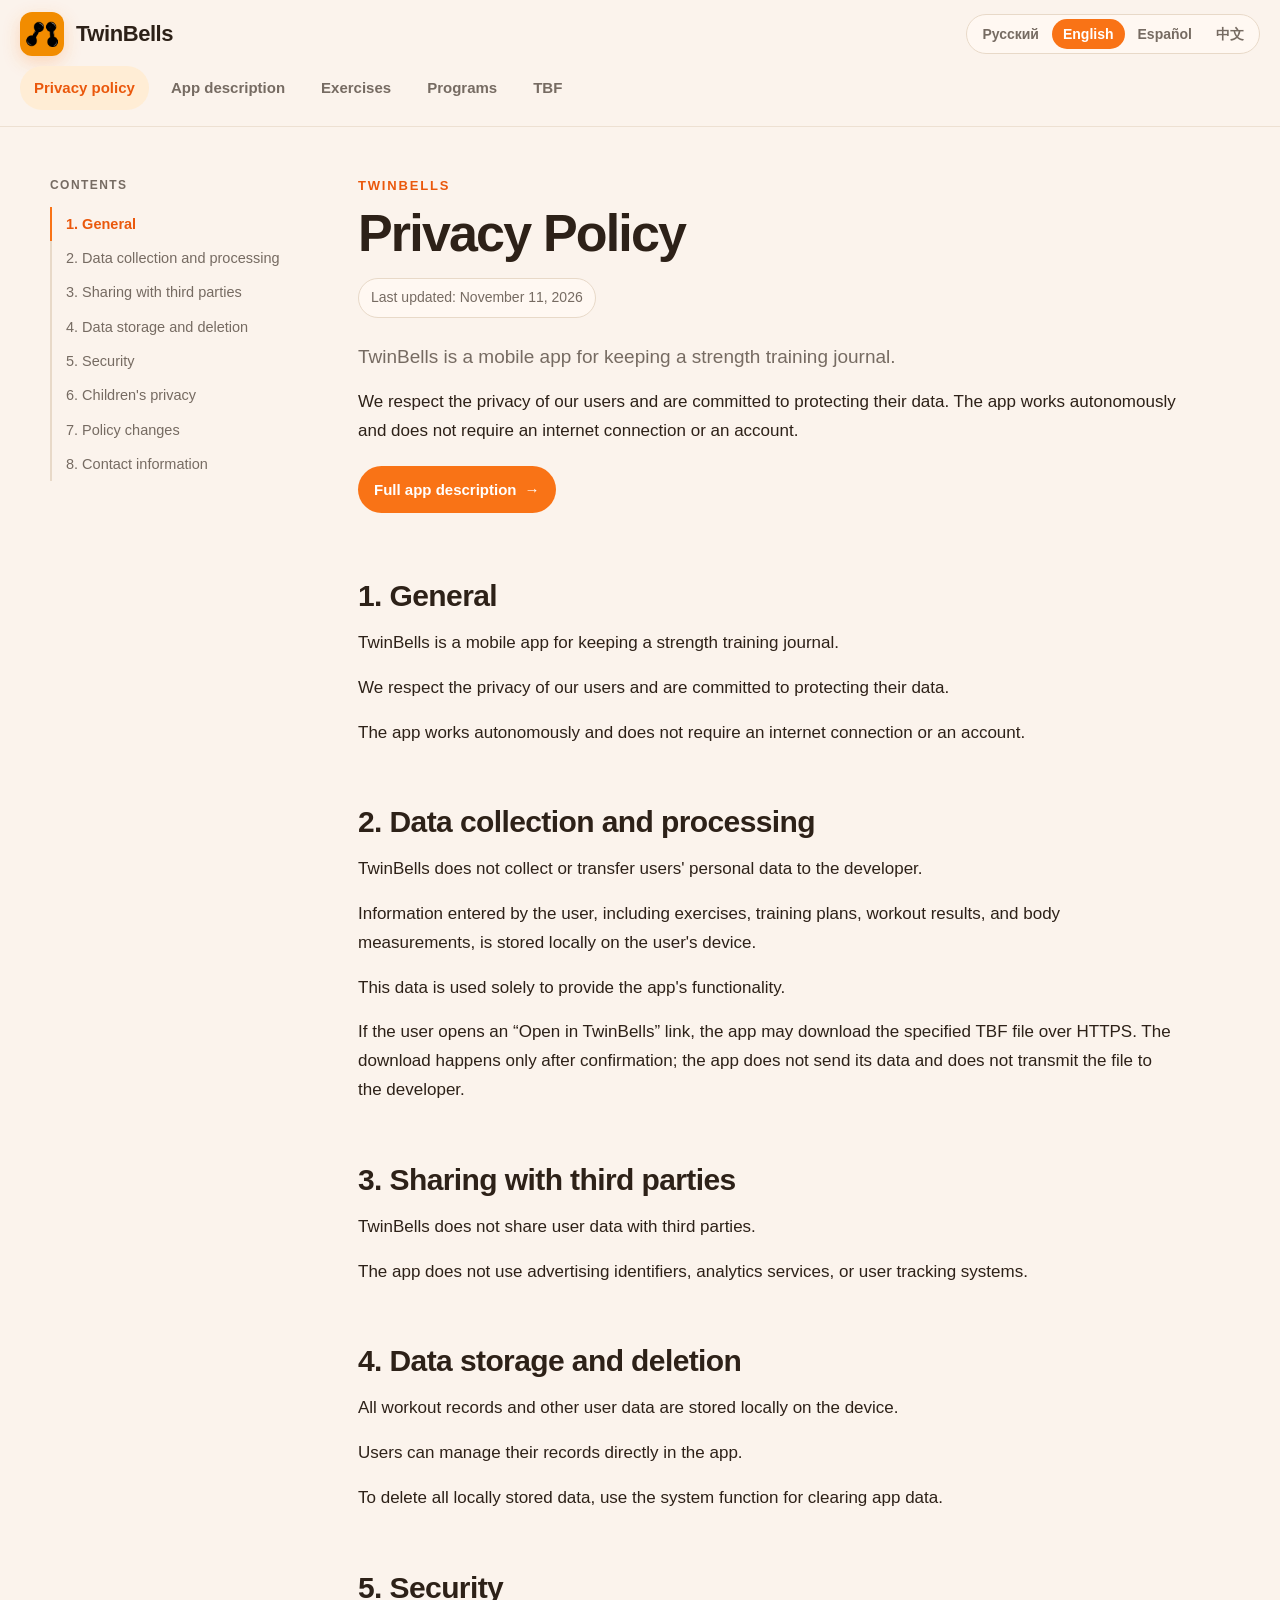
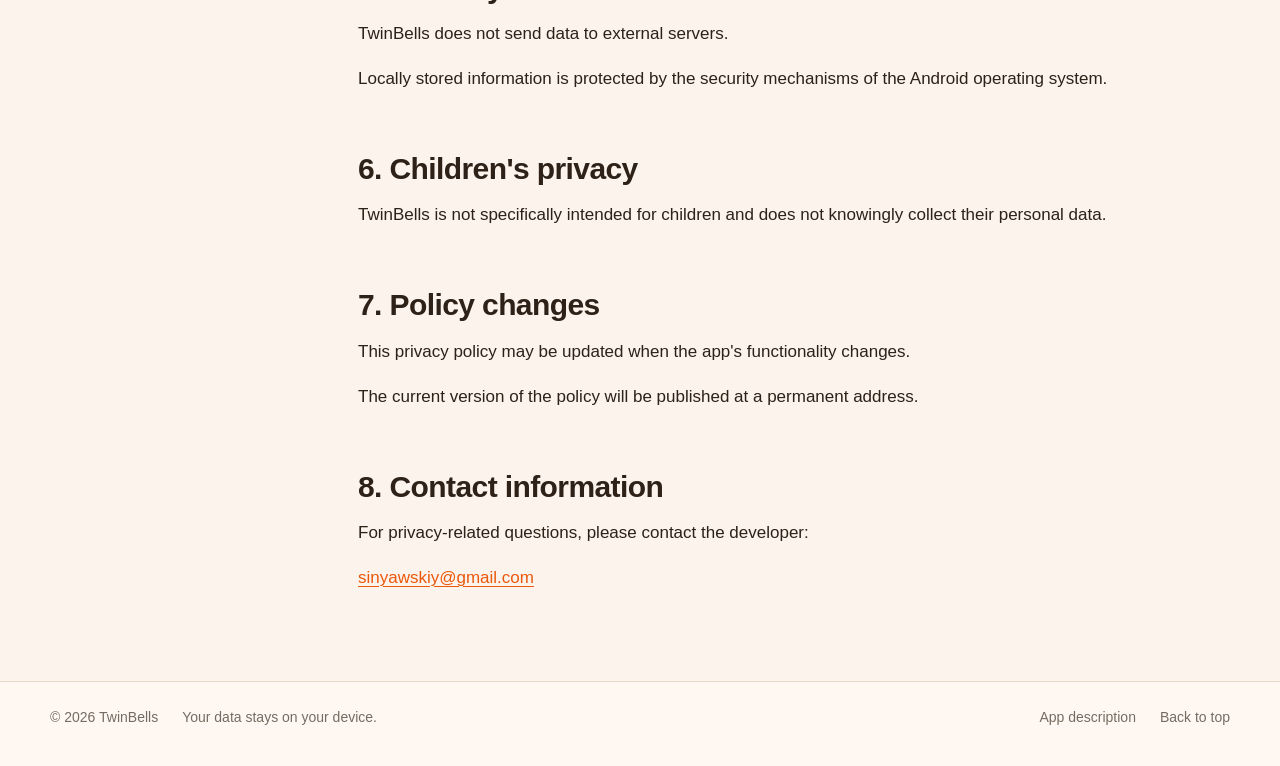
<file: privacy.html>
<!DOCTYPE html>
<html lang="ru">
<head>
  <meta charset="utf-8">
  <meta name="viewport" content="width=device-width, initial-scale=1">
  <meta name="description" content="Политика конфиденциальности TwinBells: приложение работает офлайн и хранит данные только на устройстве пользователя.">
  <title>Политика конфиденциальности - TwinBells</title>
  <link rel="icon" href="images/icon_option_1.png">
  <link rel="stylesheet" href="assets/site.css">
</head>
<body data-page="privacy">
  <a class="skip-link" href="#content" data-ui="skip">К содержанию</a>

  <header class="site-header">
    <div class="header-inner">
      <a class="brand" href="index.html">
        <img src="images/icon_option_1.png" alt="" width="44" height="44">
        <span>TwinBells</span>
      </a>

      <nav class="page-nav" aria-label="TwinBells">
        <a href="privacy.html" data-page-link="privacy" data-ui="privacy" aria-current="page">Политика конфиденциальности</a>
        <a href="description.html" data-page-link="description" data-ui="description">Описание приложения</a>
        <a href="exercises.html" data-ui="exercises">Упражнения</a>
        <a href="programs.html" data-ui="programs">Программы</a>
        <a href="tbf/index.html" data-ui="tbf">TBF</a>
      </nav>

      <div class="lang-switch" role="group" aria-label="Language">
        <button class="lang-btn" type="button" data-lang="ru" aria-pressed="false">Русский</button>
        <button class="lang-btn" type="button" data-lang="en" aria-pressed="false">English</button>
        <button class="lang-btn" type="button" data-lang="es" aria-pressed="false">Español</button>
        <button class="lang-btn" type="button" data-lang="cn" aria-pressed="false">中文</button>
      </div>
    </div>
  </header>

  <main id="content" class="layout container">
    <aside class="sidebar">
      <p class="toc-title" data-ui="toc">Содержание</p>
      <nav id="toc-desktop" class="toc" aria-label="Contents"></nav>
    </aside>

    <div class="content">
      <details id="toc-mobile-details" class="toc-mobile">
        <summary data-ui="toc">Содержание</summary>
        <nav id="toc-mobile" class="toc" aria-label="Contents"></nav>
      </details>

      <section class="lang-content" data-lang="ru" id="ru-top"
        data-title="Политика конфиденциальности - TwinBells"
        data-meta="Политика конфиденциальности TwinBells: приложение работает офлайн и хранит данные только на устройстве пользователя.">
        <p class="eyebrow">TwinBells</p>
        <h1>Политика конфиденциальности</h1>
        <p class="updated">Дата обновления: 11 ноября 2026 года</p>

        <p class="lead">TwinBells - мобильное приложение для ведения дневника силовых тренировок.</p>
        <p>Мы уважаем конфиденциальность пользователей и стремимся обеспечить защиту их данных. Приложение работает автономно, не требует подключения к интернету или создания учётной записи.</p>
        <p><a class="description-link" href="description.html" data-page-link="description"><span data-ui="descriptionFull">Полное описание приложения</span> →</a></p>

        <h2 id="ru-1">1. Общие положения</h2>
        <p>TwinBells - мобильное приложение для ведения дневника силовых тренировок.</p>
        <p>Мы уважаем конфиденциальность пользователей и стремимся обеспечить защиту их данных.</p>
        <p>Приложение работает автономно, не требует подключения к интернету или создания учётной записи.</p>

        <h2 id="ru-2">2. Сбор и обработка данных</h2>
        <p>TwinBells не собирает и не передаёт разработчику персональные данные пользователей.</p>
        <p>Информация, которую пользователь вводит в приложение, включая упражнения, тренировочные программы, результаты тренировок и замеры тела, хранится локально на устройстве пользователя.</p>
        <p>Эти данные используются исключительно для обеспечения функциональности приложения.</p>
        <p>Если пользователь открывает ссылку «Открыть в TwinBells», приложение может загрузить указанный TBF-файл по HTTPS. Загрузка выполняется только после подтверждения; приложение не отправляет при этом свои данные и не передаёт файл разработчику.</p>

        <h2 id="ru-3">3. Передача данных третьим лицам</h2>
        <p>TwinBells не передаёт пользовательские данные третьим лицам.</p>
        <p>Приложение не использует рекламные идентификаторы, аналитические сервисы или системы отслеживания пользователей.</p>

        <h2 id="ru-4">4. Хранение и удаление данных</h2>
        <p>Все записи тренировок и другие пользовательские данные сохраняются локально на устройстве.</p>
        <p>Пользователь может управлять своими записями непосредственно в приложении.</p>
        <p>Для удаления всех локально сохранённых данных можно воспользоваться системной функцией очистки данных приложения.</p>

        <h2 id="ru-5">5. Безопасность</h2>
        <p>TwinBells не передаёт данные на внешние серверы.</p>
        <p>Защита локально сохранённой информации обеспечивается механизмами безопасности операционной системы Android.</p>

        <h2 id="ru-6">6. Конфиденциальность детей</h2>
        <p>TwinBells не предназначен специально для детей и не осуществляет целенаправленный сбор их персональных данных.</p>

        <h2 id="ru-7">7. Изменения политики</h2>
        <p>При изменении функциональности приложения настоящая политика конфиденциальности может быть обновлена.</p>
        <p>Актуальная версия политики будет опубликована по постоянному адресу.</p>

        <h2 id="ru-8">8. Контактная информация</h2>
        <p>По вопросам конфиденциальности можно обратиться к разработчику:</p>
        <p class="contact"><a href="mailto:sinyawskiy@gmail.com">sinyawskiy@gmail.com</a></p>
      </section>

      <section class="lang-content" data-lang="en" id="en-top" hidden
        data-title="Privacy Policy - TwinBells"
        data-meta="TwinBells privacy policy: the app works offline and keeps your data on your device.">
        <p class="eyebrow">TwinBells</p>
        <h1>Privacy Policy</h1>
        <p class="updated">Last updated: November 11, 2026</p>

        <p class="lead">TwinBells is a mobile app for keeping a strength training journal.</p>
        <p>We respect the privacy of our users and are committed to protecting their data. The app works autonomously and does not require an internet connection or an account.</p>
        <p><a class="description-link" href="description.html" data-page-link="description"><span data-ui="descriptionFull">Full app description</span> →</a></p>

        <h2 id="en-1">1. General</h2>
        <p>TwinBells is a mobile app for keeping a strength training journal.</p>
        <p>We respect the privacy of our users and are committed to protecting their data.</p>
        <p>The app works autonomously and does not require an internet connection or an account.</p>

        <h2 id="en-2">2. Data collection and processing</h2>
        <p>TwinBells does not collect or transfer users' personal data to the developer.</p>
        <p>Information entered by the user, including exercises, training plans, workout results, and body measurements, is stored locally on the user's device.</p>
        <p>This data is used solely to provide the app's functionality.</p>
        <p>If the user opens an “Open in TwinBells” link, the app may download the specified TBF file over HTTPS. The download happens only after confirmation; the app does not send its data and does not transmit the file to the developer.</p>

        <h2 id="en-3">3. Sharing with third parties</h2>
        <p>TwinBells does not share user data with third parties.</p>
        <p>The app does not use advertising identifiers, analytics services, or user tracking systems.</p>

        <h2 id="en-4">4. Data storage and deletion</h2>
        <p>All workout records and other user data are stored locally on the device.</p>
        <p>Users can manage their records directly in the app.</p>
        <p>To delete all locally stored data, use the system function for clearing app data.</p>

        <h2 id="en-5">5. Security</h2>
        <p>TwinBells does not send data to external servers.</p>
        <p>Locally stored information is protected by the security mechanisms of the Android operating system.</p>

        <h2 id="en-6">6. Children's privacy</h2>
        <p>TwinBells is not specifically intended for children and does not knowingly collect their personal data.</p>

        <h2 id="en-7">7. Policy changes</h2>
        <p>This privacy policy may be updated when the app's functionality changes.</p>
        <p>The current version of the policy will be published at a permanent address.</p>

        <h2 id="en-8">8. Contact information</h2>
        <p>For privacy-related questions, please contact the developer:</p>
        <p class="contact"><a href="mailto:sinyawskiy@gmail.com">sinyawskiy@gmail.com</a></p>
      </section>

      <section class="lang-content" data-lang="es" id="es-top" hidden
        data-title="Política de privacidad - TwinBells"
        data-meta="Política de privacidad de TwinBells: la aplicación funciona sin conexión y guarda los datos en tu dispositivo.">
        <p class="eyebrow">TwinBells</p>
        <h1>Política de privacidad</h1>
        <p class="updated">Última actualización: 11 de noviembre de 2026</p>

        <p class="lead">TwinBells es una aplicación móvil para llevar un diario de entrenamiento de fuerza.</p>
        <p>Respetamos la privacidad de nuestros usuarios y nos comprometemos a proteger sus datos. La aplicación funciona de forma autónoma y no requiere conexión a Internet ni la creación de una cuenta.</p>
        <p><a class="description-link" href="description.html" data-page-link="description"><span data-ui="descriptionFull">Descripción completa de la aplicación</span> →</a></p>

        <h2 id="es-1">1. Disposiciones generales</h2>
        <p>TwinBells es una aplicación móvil para llevar un diario de entrenamiento de fuerza.</p>
        <p>Respetamos la privacidad de nuestros usuarios y nos comprometemos a proteger sus datos.</p>
        <p>La aplicación funciona de forma autónoma y no requiere conexión a Internet ni la creación de una cuenta.</p>

        <h2 id="es-2">2. Recopilación y tratamiento de datos</h2>
        <p>TwinBells no recopila ni transfiere al desarrollador datos personales de los usuarios.</p>
        <p>La información que el usuario introduce en la aplicación, incluidos ejercicios, rutinas de entrenamiento, resultados de entrenamientos y medidas corporales, se almacena localmente en el dispositivo del usuario.</p>
        <p>Estos datos se utilizan exclusivamente para proporcionar la funcionalidad de la aplicación.</p>
        <p>Si el usuario abre un enlace «Abrir en TwinBells», la aplicación puede descargar el archivo TBF indicado mediante HTTPS. La descarga solo se realiza tras la confirmación; la aplicación no envía sus datos ni transmite el archivo al desarrollador.</p>

        <h2 id="es-3">3. Transferencia de datos a terceros</h2>
        <p>TwinBells no transfiere datos de usuarios a terceros.</p>
        <p>La aplicación no utiliza identificadores publicitarios, servicios de analítica ni sistemas de seguimiento de usuarios.</p>

        <h2 id="es-4">4. Almacenamiento y eliminación de datos</h2>
        <p>Todos los registros de entrenamiento y demás datos del usuario se guardan localmente en el dispositivo.</p>
        <p>El usuario puede gestionar sus registros directamente en la aplicación.</p>
        <p>Para eliminar todos los datos almacenados localmente, puede utilizar la función del sistema para borrar los datos de la aplicación.</p>

        <h2 id="es-5">5. Seguridad</h2>
        <p>TwinBells no envía datos a servidores externos.</p>
        <p>La protección de la información almacenada localmente se basa en los mecanismos de seguridad del sistema operativo Android.</p>

        <h2 id="es-6">6. Privacidad de los menores</h2>
        <p>TwinBells no está destinado específicamente a menores y no recopila de forma consciente sus datos personales.</p>

        <h2 id="es-7">7. Cambios en la política</h2>
        <p>Esta política de privacidad puede actualizarse cuando cambie la funcionalidad de la aplicación.</p>
        <p>La versión vigente de la política se publicará en una dirección permanente.</p>

        <h2 id="es-8">8. Información de contacto</h2>
        <p>Para consultas relacionadas con la privacidad, puede contactar con el desarrollador:</p>
        <p class="contact"><a href="mailto:sinyawskiy@gmail.com">sinyawskiy@gmail.com</a></p>
      </section>

      <section class="lang-content" data-lang="cn" id="cn-top" hidden
        data-title="隐私政策 - TwinBells"
        data-meta="TwinBells 隐私政策：应用离线运行，所有数据仅保存在您的设备上。">
        <p class="eyebrow">TwinBells</p>
        <h1>隐私政策</h1>
        <p class="updated">最后更新日期：2026年11月11日</p>

        <p class="lead">TwinBells 是一款用于记录力量训练的移动应用。</p>
        <p>我们尊重用户的隐私，并致力于保护用户数据。应用可离线独立运行，无需网络连接，也无需注册账号。</p>
        <p><a class="description-link" href="description.html" data-page-link="description"><span data-ui="descriptionFull">应用完整说明</span> →</a></p>

        <h2 id="cn-1">1. 一般条款</h2>
        <p>TwinBells 是一款用于记录力量训练的移动应用。</p>
        <p>我们尊重用户的隐私，并致力于保护用户数据。</p>
        <p>应用可离线独立运行，无需网络连接，也无需注册账号。</p>

        <h2 id="cn-2">2. 数据收集与处理</h2>
        <p>TwinBells 不会收集用户个人数据，也不会将用户个人数据传输给开发者。</p>
        <p>用户在应用中输入的信息，包括训练动作、训练计划、训练结果和身体测量数据，均保存在用户设备的本地存储中。</p>
        <p>这些数据仅用于实现应用功能。</p>
        <p>如果用户打开“在 TwinBells 中打开”链接，应用可能会通过 HTTPS 下载指定的 TBF 文件。下载仅在用户确认后进行；应用不会发送自身数据，也不会将文件传输给开发者。</p>

        <h2 id="cn-3">3. 向第三方传输数据</h2>
        <p>TwinBells 不会向第三方传输用户数据。</p>
        <p>应用不使用广告标识符、分析服务或用户追踪系统。</p>

        <h2 id="cn-4">4. 数据存储与删除</h2>
        <p>所有训练记录及其他用户数据均保存在设备本地。</p>
        <p>用户可以直接在应用中管理自己的记录。</p>
        <p>如需删除所有本地保存的数据，可使用 Android 系统的应用数据清除功能。</p>

        <h2 id="cn-5">5. 安全性</h2>
        <p>TwinBells 不会将数据传输到外部服务器。</p>
        <p>本地保存的信息由 Android 操作系统的安全机制提供保护。</p>

        <h2 id="cn-6">6. 儿童隐私</h2>
        <p>TwinBells 并非专门面向儿童，也不会主动收集儿童的个人数据。</p>

        <h2 id="cn-7">7. 政策变更</h2>
        <p>当应用功能发生变化时，本隐私政策可能会更新。</p>
        <p>政策的最新版本将在固定地址发布。</p>

        <h2 id="cn-8">8. 联系方式</h2>
        <p>如有隐私相关问题，请联系开发者：</p>
        <p class="contact"><a href="mailto:sinyawskiy@gmail.com">sinyawskiy@gmail.com</a></p>
      </section>
    </div>
  </main>

  <footer class="site-footer">
    <div class="container footer-inner">
      <span>© <span data-current-year>2026</span> TwinBells</span>
      <span data-ui="footerNote">Данные остаются на устройстве.</span>
      <span class="spacer"></span>
      <a href="description.html" data-page-link="description" data-ui="description">Описание приложения</a>
      <button class="linklike" type="button" data-scroll-top data-ui="backToTop">Наверх</button>
    </div>
  </footer>

  <script src="assets/site.js"></script>
</body>
</html>
</file>
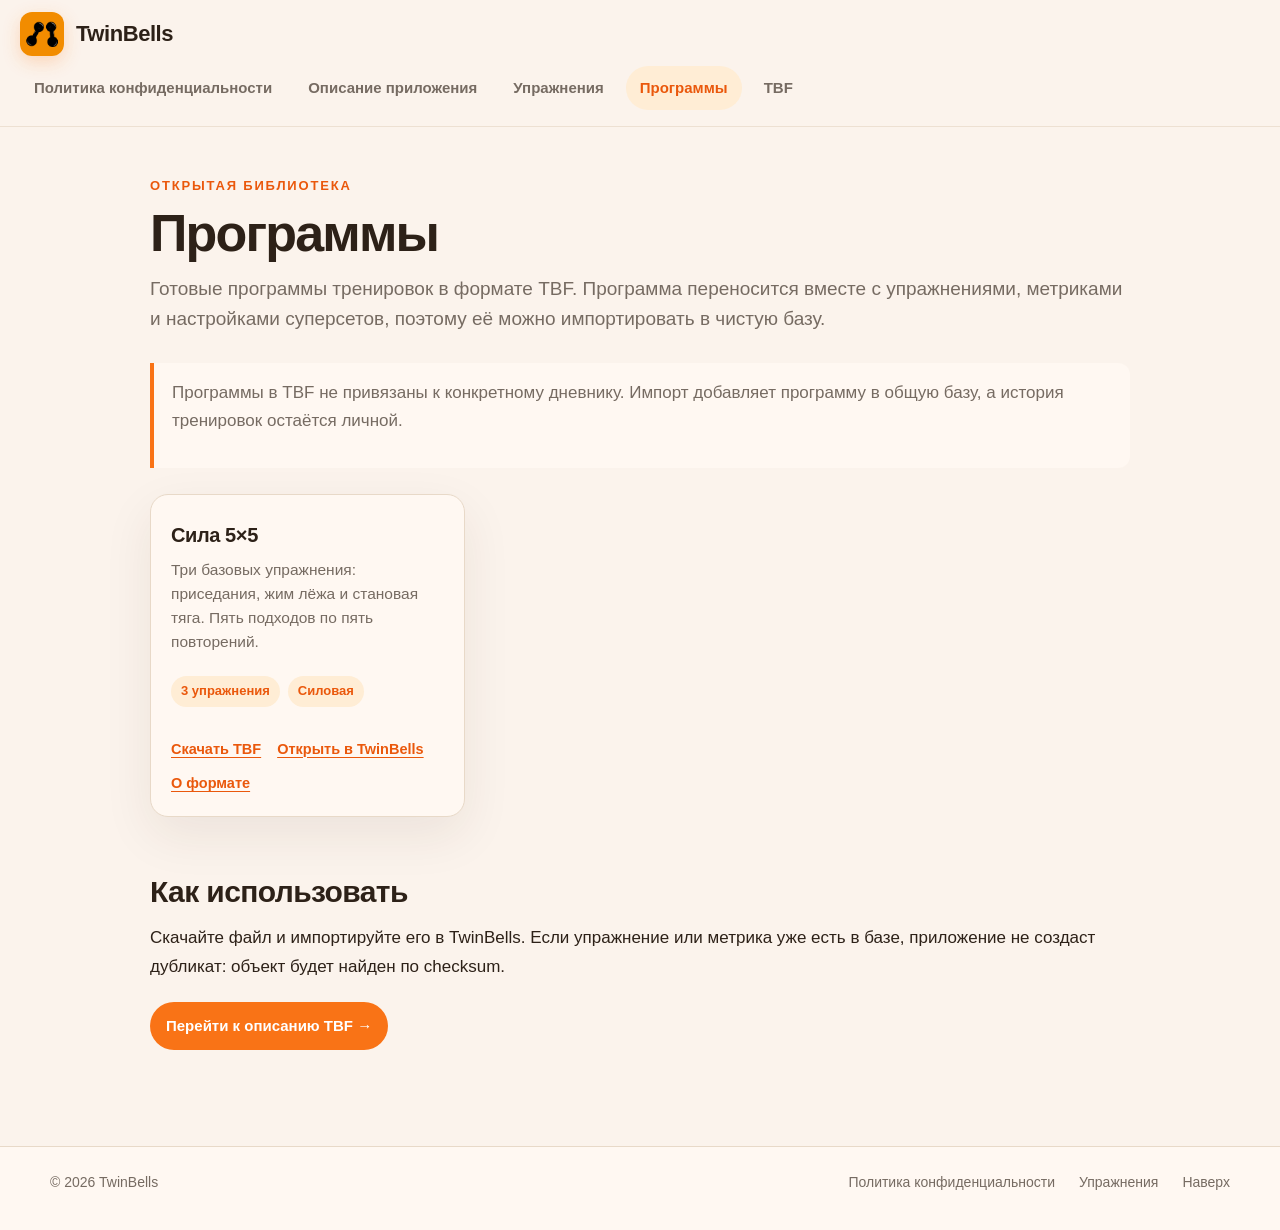
<file: programs.html>
<!DOCTYPE html>
<html lang="ru">
<head>
  <meta charset="utf-8">
  <meta name="viewport" content="width=device-width, initial-scale=1">
  <meta name="description" content="Каталог программ тренировок TwinBells в открытом формате TBF.">
  <title>Программы — TwinBells</title>
  <link rel="icon" href="images/icon_option_1.png">
  <link rel="stylesheet" href="assets/site.css">
</head>
<body>
  <header class="site-header">
    <div class="header-inner">
      <a class="brand" href="index.html">
        <img src="images/icon_option_1.png" alt="" width="44" height="44">
        <span>TwinBells</span>
      </a>
      <nav class="page-nav" aria-label="TwinBells">
        <a href="privacy.html">Политика конфиденциальности</a>
        <a href="description.html">Описание приложения</a>
        <a href="exercises.html">Упражнения</a>
        <a href="programs.html" aria-current="page">Программы</a>
        <a href="tbf/index.html">TBF</a>
      </nav>
    </div>
  </header>

  <main class="page">
    <header class="page-header">
      <p class="eyebrow">Открытая библиотека</p>
      <h1>Программы</h1>
      <p class="lead">Готовые программы тренировок в формате TBF. Программа переносится вместе с упражнениями, метриками и настройками суперсетов, поэтому её можно импортировать в чистую базу.</p>
    </header>

    <div class="note">
      <p>Программы в TBF не привязаны к конкретному дневнику. Импорт добавляет программу в общую базу, а история тренировок остаётся личной.</p>
    </div>

    <div class="catalog-grid">
      <article class="catalog-card">
        <h2>Сила 5×5</h2>
        <p>Три базовых упражнения: приседания, жим лёжа и становая тяга. Пять подходов по пять повторений.</p>
        <div class="chip-row">
          <span class="chip">3 упражнения</span>
          <span class="chip">Силовая</span>
        </div>
        <div class="catalog-links">
          <a href="tbf/examples/program-strength-5x5.json" download>Скачать TBF</a>
          <a href="tbf/examples/program-strength-5x5.json" data-tbf-open="tbf/examples/program-strength-5x5.json">Открыть в TwinBells</a>
          <a href="tbf/index.html">О формате</a>
        </div>
      </article>
    </div>

    <h2>Как использовать</h2>
    <p>Скачайте файл и импортируйте его в TwinBells. Если упражнение или метрика уже есть в базе, приложение не создаст дубликат: объект будет найден по checksum.</p>
    <p><a class="description-link" href="tbf/index.html">Перейти к описанию TBF →</a></p>
  </main>

  <footer class="site-footer">
    <div class="container footer-inner">
      <span>© <span data-current-year>2026</span> TwinBells</span>
      <span class="spacer"></span>
      <a href="privacy.html">Политика конфиденциальности</a>
      <a href="exercises.html">Упражнения</a>
      <button class="linklike" type="button" data-scroll-top>Наверх</button>
    </div>
  </footer>

  <script src="assets/site.js"></script>
</body>
</html>
</file>
<file: assets/site.css>
:root {
  color-scheme: light dark;
  --brand: #f97316;
  --brand-strong: #ea580c;
  --brand-soft: #ffedd5;
  --bg: #fbf3ec;
  --surface: #fff8f2;
  --surface-strong: #ffffff;
  --ink: #2d2118;
  --muted: #766b62;
  --border: #e8d9c8;
  --shadow: 0 18px 50px rgba(70, 42, 20, 0.08);
  --radius: 18px;
  --max-width: 1180px;
}

@media (prefers-color-scheme: dark) {
  :root {
    --brand: #fb923c;
    --brand-strong: #fdba74;
    --brand-soft: #3b2414;
    --bg: #1e1712;
    --surface: #2a211a;
    --surface-strong: #33281f;
    --ink: #f4eae2;
    --muted: #c8b9ac;
    --border: #4a3a2e;
    --shadow: 0 18px 50px rgba(0, 0, 0, 0.28);
  }
}

* {
  box-sizing: border-box;
}

html {
  scroll-behavior: smooth;
  scroll-padding-top: 110px;
}

body {
  margin: 0;
  background: var(--bg);
  color: var(--ink);
  font-family: -apple-system, BlinkMacSystemFont, "Segoe UI", Roboto, "Helvetica Neue",
    Arial, "Noto Sans", "PingFang SC", "Microsoft YaHei", sans-serif;
  font-size: 17px;
  line-height: 1.7;
  -webkit-font-smoothing: antialiased;
  text-rendering: optimizeLegibility;
}

a {
  color: var(--brand-strong);
  text-decoration-thickness: 1px;
  text-underline-offset: 3px;
}

a:hover {
  color: var(--brand);
}

img {
  max-width: 100%;
}

button {
  font: inherit;
}

:focus-visible {
  outline: 3px solid color-mix(in srgb, var(--brand) 55%, transparent);
  outline-offset: 3px;
  border-radius: 6px;
}

.container {
  width: min(100% - 40px, var(--max-width));
  margin-inline: auto;
}

/* Header */

.site-header {
  position: sticky;
  top: 0;
  z-index: 20;
  backdrop-filter: blur(16px);
  background: color-mix(in srgb, var(--bg) 88%, transparent);
  border-bottom: 1px solid color-mix(in srgb, var(--border) 70%, transparent);
}

.header-inner {
  display: flex;
  align-items: center;
  gap: 24px;
  min-height: 76px;
  padding-block: 12px;
  width: min(100% - 40px, 1440px);
  margin-inline: auto;
}

.brand {
  display: inline-flex;
  align-items: center;
  gap: 12px;
  color: var(--ink);
  text-decoration: none;
  font-size: 22px;
  font-weight: 800;
  letter-spacing: -0.02em;
  white-space: nowrap;
}

.brand img {
  width: 44px;
  height: 44px;
  border-radius: 12px;
  box-shadow: 0 6px 18px rgba(249, 115, 22, 0.24);
}

.page-nav {
  display: flex;
  align-items: center;
  gap: 8px;
  margin-inline-start: auto;
}

.page-nav a {
  padding: 9px 14px;
  border-radius: 999px;
  color: var(--muted);
  text-decoration: none;
  font-size: 15px;
  font-weight: 600;
  white-space: nowrap;
}

.page-nav a:hover {
  color: var(--ink);
  background: color-mix(in srgb, var(--brand) 10%, transparent);
}

.page-nav a[aria-current="page"] {
  color: var(--brand-strong);
  background: var(--brand-soft);
}

.lang-switch {
  display: inline-flex;
  align-items: center;
  gap: 2px;
  padding: 4px;
  border: 1px solid var(--border);
  border-radius: 999px;
  background: var(--surface);
}

.lang-btn {
  border: 0;
  background: transparent;
  color: var(--muted);
  padding: 7px 11px;
  border-radius: 999px;
  cursor: pointer;
  font-size: 14px;
  font-weight: 650;
  line-height: 1.2;
  white-space: nowrap;
}

.lang-btn:hover {
  color: var(--ink);
}

.lang-btn[aria-pressed="true"] {
  background: var(--brand);
  color: #fff;
}

/* Layout */

.layout {
  display: grid;
  grid-template-columns: 260px minmax(0, 1fr);
  gap: 48px;
  align-items: start;
  padding-block: 48px 72px;
}

.sidebar {
  position: sticky;
  top: 104px;
  max-height: calc(100vh - 128px);
  overflow: auto;
  padding-right: 8px;
}

.toc-title {
  margin: 0 0 12px;
  color: var(--muted);
  font-size: 12px;
  font-weight: 800;
  letter-spacing: 0.12em;
  text-transform: uppercase;
}

.toc {
  border-left: 2px solid var(--border);
  padding-left: 0;
}

.toc ul {
  list-style: none;
  margin: 0;
  padding: 0;
}

.toc li {
  margin: 0;
}

.toc a {
  display: block;
  margin-left: -2px;
  border-left: 2px solid transparent;
  padding: 7px 0 7px 14px;
  color: var(--muted);
  text-decoration: none;
  font-size: 14.5px;
  line-height: 1.4;
}

.toc a:hover {
  color: var(--ink);
}

.toc a.active {
  border-left-color: var(--brand);
  color: var(--brand-strong);
  font-weight: 700;
}

.toc .toc-sub a {
  padding-left: 28px;
  font-size: 14px;
}

.content {
  min-width: 0;
  max-width: 820px;
}

.toc-mobile {
  display: none;
  margin-bottom: 24px;
  border: 1px solid var(--border);
  border-radius: var(--radius);
  background: var(--surface);
  padding: 12px 16px;
}

.toc-mobile summary {
  cursor: pointer;
  color: var(--brand-strong);
  font-weight: 700;
  padding: 4px 0;
}

.toc-mobile .toc {
  margin-top: 12px;
  max-height: 45vh;
  overflow: auto;
}

/* Article */

.eyebrow {
  margin: 0 0 8px;
  color: var(--brand-strong);
  font-size: 13px;
  font-weight: 800;
  letter-spacing: 0.14em;
  text-transform: uppercase;
}

h1 {
  margin: 0 0 16px;
  font-size: clamp(34px, 5vw, 52px);
  line-height: 1.1;
  letter-spacing: -0.035em;
}

h2 {
  margin: 48px 0 14px;
  padding-top: 8px;
  font-size: clamp(23px, 3vw, 30px);
  line-height: 1.25;
  letter-spacing: -0.02em;
}

h3 {
  margin: 34px 0 10px;
  font-size: 20px;
  line-height: 1.35;
  letter-spacing: -0.01em;
}

p {
  margin: 0 0 16px;
}

.updated {
  display: inline-flex;
  align-items: center;
  gap: 8px;
  margin-bottom: 24px;
  padding: 7px 12px;
  border: 1px solid var(--border);
  border-radius: 999px;
  background: var(--surface);
  color: var(--muted);
  font-size: 14px;
}

.lead {
  color: var(--muted);
  font-size: 19px;
  line-height: 1.6;
}

article ul {
  margin: 0 0 18px;
  padding-left: 22px;
}

article li {
  margin-bottom: 8px;
}

article li::marker {
  color: var(--brand);
}

.card {
  margin: 28px 0;
  padding: 20px 22px;
  border: 1px solid var(--border);
  border-radius: var(--radius);
  background: var(--surface);
  box-shadow: var(--shadow);
}

.card p:last-child {
  margin-bottom: 0;
}

.description-link {
  display: inline-flex;
  align-items: center;
  gap: 8px;
  margin: 4px 0 8px;
  padding: 11px 16px;
  border-radius: 999px;
  background: var(--brand);
  color: #fff;
  text-decoration: none;
  font-weight: 700;
  font-size: 15px;
}

.description-link:hover {
  background: var(--brand-strong);
  color: #fff;
}

.tagline {
  margin-top: 40px;
  padding-top: 22px;
  border-top: 1px solid var(--border);
  color: var(--brand-strong);
  font-size: 20px;
  font-weight: 800;
  line-height: 1.4;
}

.contact {
  word-break: break-word;
}

/* Footer */

.site-footer {
  border-top: 1px solid var(--border);
  background: var(--surface);
}

.footer-inner {
  display: flex;
  flex-wrap: wrap;
  align-items: center;
  gap: 12px 24px;
  padding-block: 24px 36px;
  color: var(--muted);
  font-size: 14px;
}

.footer-inner .spacer {
  flex: 1;
}

.footer-inner a,
.linklike {
  color: var(--muted);
  text-decoration: none;
  background: none;
  border: 0;
  padding: 0;
  cursor: pointer;
  font-size: inherit;
}

.footer-inner a:hover,
.linklike:hover {
  color: var(--brand-strong);
}

/* Static pages and catalog */

.page {
  width: min(100% - 40px, 980px);
  margin-inline: auto;
  padding-block: 48px 72px;
}

.page-header {
  margin-bottom: 28px;
}

.page-header h1 {
  margin-bottom: 12px;
}

.catalog-grid {
  display: grid;
  grid-template-columns: repeat(auto-fill, minmax(260px, 1fr));
  gap: 18px;
  margin: 26px 0;
}

.catalog-card {
  display: flex;
  flex-direction: column;
  gap: 10px;
  padding: 20px;
  border: 1px solid var(--border);
  border-radius: var(--radius);
  background: var(--surface);
  box-shadow: var(--shadow);
}

.catalog-card h2,
.catalog-card h3 {
  margin: 0;
  font-size: 20px;
}

.catalog-card p {
  margin: 0;
  color: var(--muted);
  font-size: 15.5px;
  line-height: 1.55;
}

.catalog-card .catalog-links {
  display: flex;
  flex-wrap: wrap;
  gap: 10px 16px;
  margin-top: auto;
  padding-top: 8px;
  font-size: 14.5px;
  font-weight: 650;
}

.chip-row {
  display: flex;
  flex-wrap: wrap;
  gap: 8px;
  margin: 12px 0;
}

.chip {
  display: inline-flex;
  padding: 4px 10px;
  border-radius: 999px;
  background: var(--brand-soft);
  color: var(--brand-strong);
  font-size: 13px;
  font-weight: 700;
}

.section-grid {
  display: grid;
  grid-template-columns: repeat(auto-fit, minmax(220px, 1fr));
  gap: 16px;
  margin: 24px 0;
}

.section-card {
  display: block;
  padding: 20px;
  border: 1px solid var(--border);
  border-radius: var(--radius);
  background: var(--surface);
  text-decoration: none;
  color: var(--ink);
  box-shadow: var(--shadow);
}

.section-card strong {
  display: block;
  margin-bottom: 6px;
  color: var(--brand-strong);
  font-size: 18px;
}

.section-card span {
  color: var(--muted);
  font-size: 15px;
}

.section-card:hover {
  border-color: var(--brand);
}

.note {
  padding: 16px 18px;
  border-left: 4px solid var(--brand);
  border-radius: 0 12px 12px 0;
  background: var(--surface);
  color: var(--muted);
}

/* Utilities */

[hidden] {
  display: none !important;
}

.visually-hidden {
  position: absolute !important;
  width: 1px;
  height: 1px;
  padding: 0;
  margin: -1px;
  overflow: hidden;
  clip: rect(0, 0, 0, 0);
  white-space: nowrap;
  border: 0;
}

.skip-link {
  position: absolute;
  left: 16px;
  top: -60px;
  z-index: 50;
  padding: 10px 14px;
  border-radius: 10px;
  background: var(--brand);
  color: #fff;
  text-decoration: none;
  font-weight: 700;
}

.skip-link:focus {
  top: 12px;
}

@media (max-width: 1400px) {
  .header-inner {
    flex-wrap: wrap;
    gap: 10px 18px;
  }

  .page-nav {
    order: 3;
    width: 100%;
    margin-inline-start: 0;
    overflow-x: auto;
    padding-bottom: 4px;
  }

  .lang-switch {
    margin-inline-start: auto;
  }
}

@media (max-width: 1020px) {
  .layout {
    grid-template-columns: 1fr;
    gap: 0;
    padding-top: 28px;
  }

  .sidebar {
    display: none;
  }

  .toc-mobile {
    display: block;
  }
}

@media (max-width: 640px) {
  body {
    font-size: 16px;
  }

  .container,
  .header-inner {
    width: min(100% - 28px, var(--max-width));
  }

  .brand {
    font-size: 19px;
  }

  .brand img {
    width: 38px;
    height: 38px;
    border-radius: 10px;
  }

  .lang-btn {
    padding: 7px 9px;
    font-size: 13px;
  }

  .page-nav {
    overflow-x: auto;
    padding-bottom: 4px;
  }

  .page-nav a {
    padding: 8px 10px;
  }

  .layout {
    padding-bottom: 48px;
  }

  h2 {
    margin-top: 36px;
  }
}

@media print {
  .site-header,
  .sidebar,
  .toc-mobile,
  .site-footer,
  .description-link {
    display: none !important;
  }

  body {
    background: #fff;
    color: #000;
    font-size: 12pt;
  }

  .layout {
    display: block;
    padding: 0;
  }

  .content {
    max-width: none;
  }

  a {
    color: #000;
  }
}
</file>
